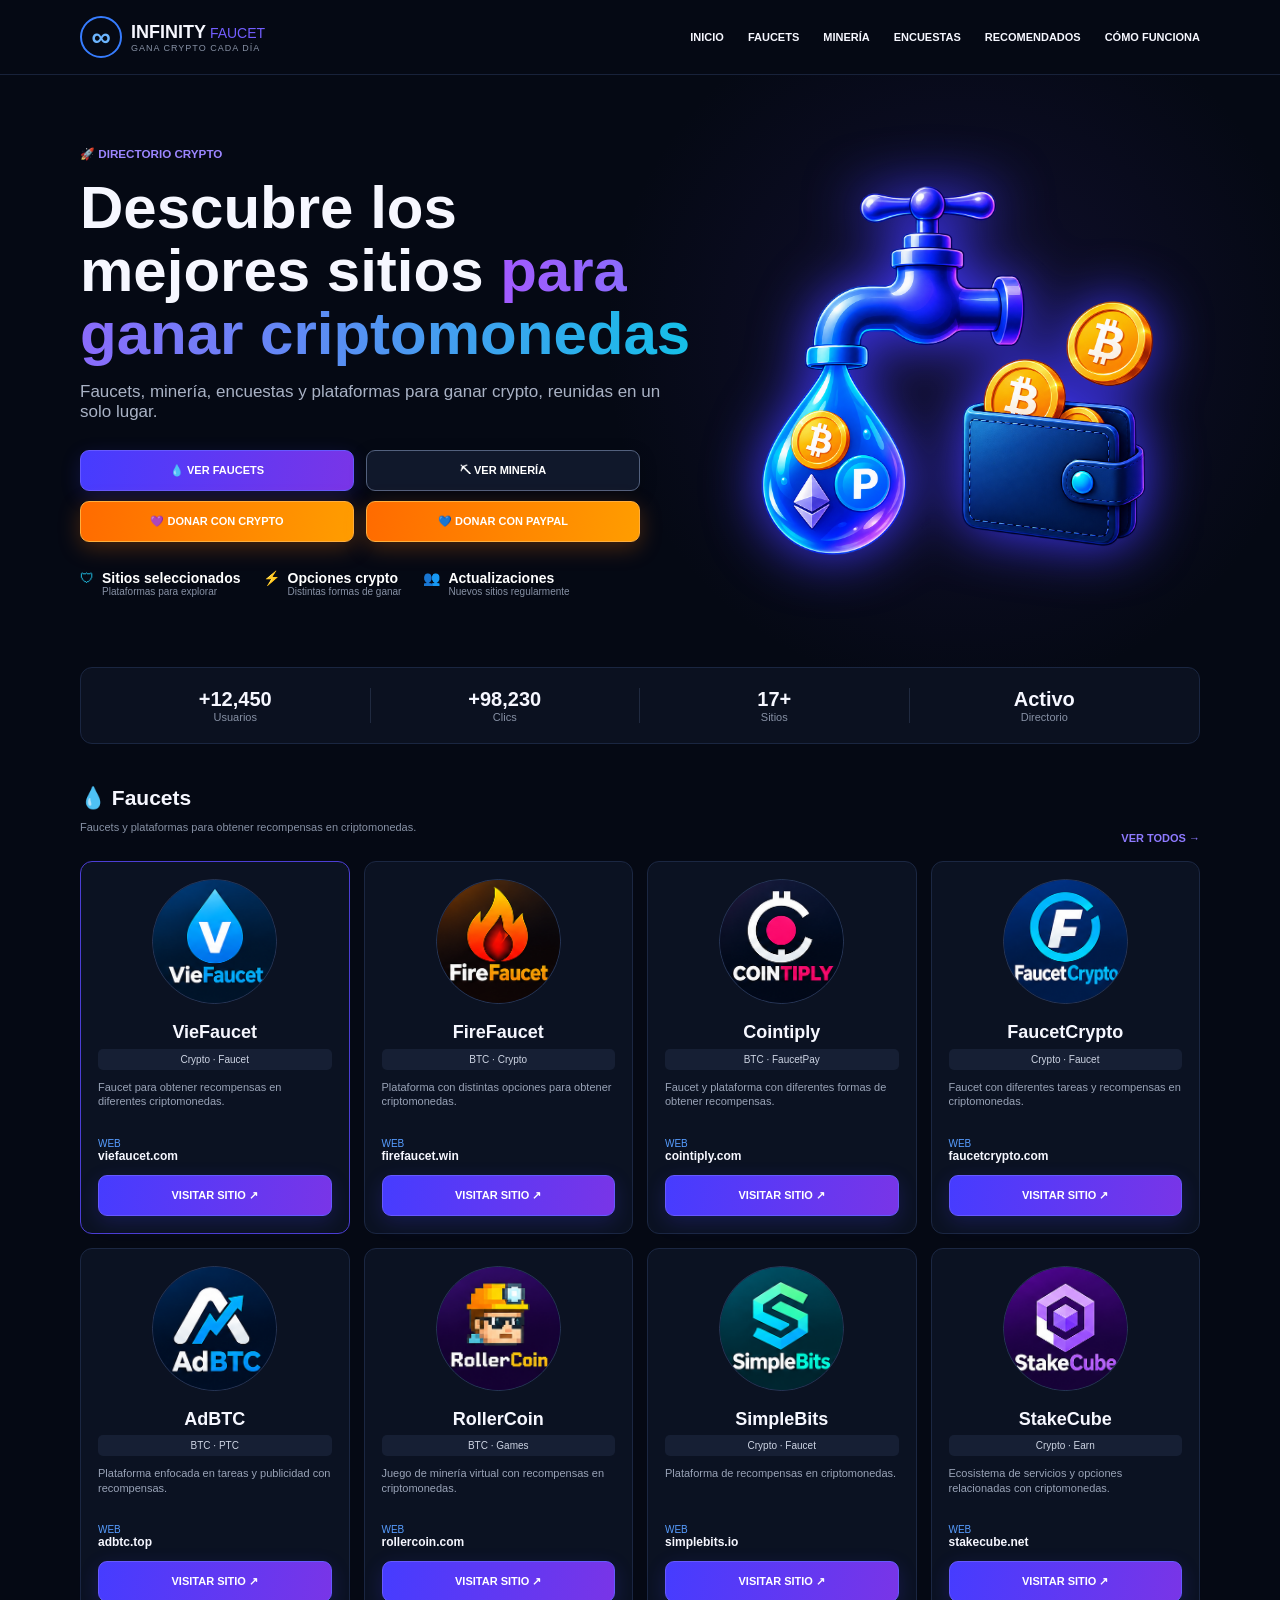
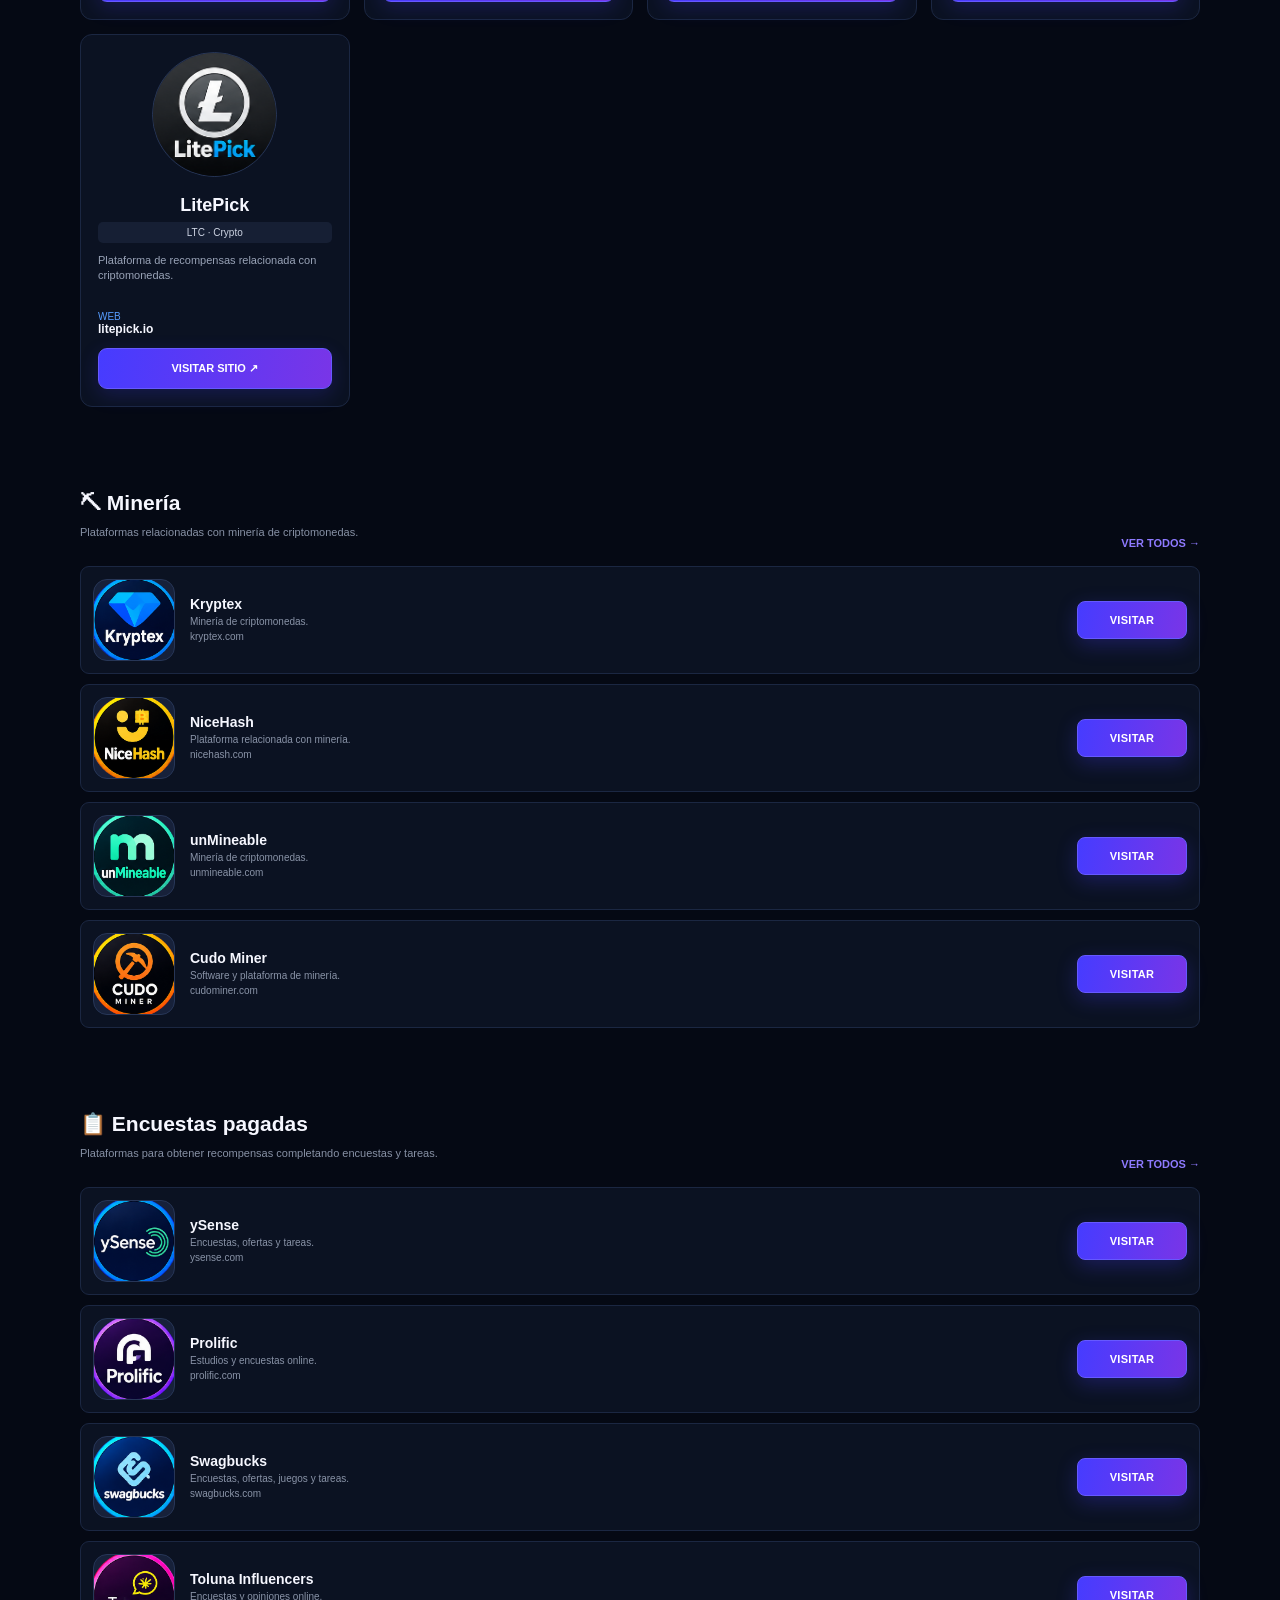
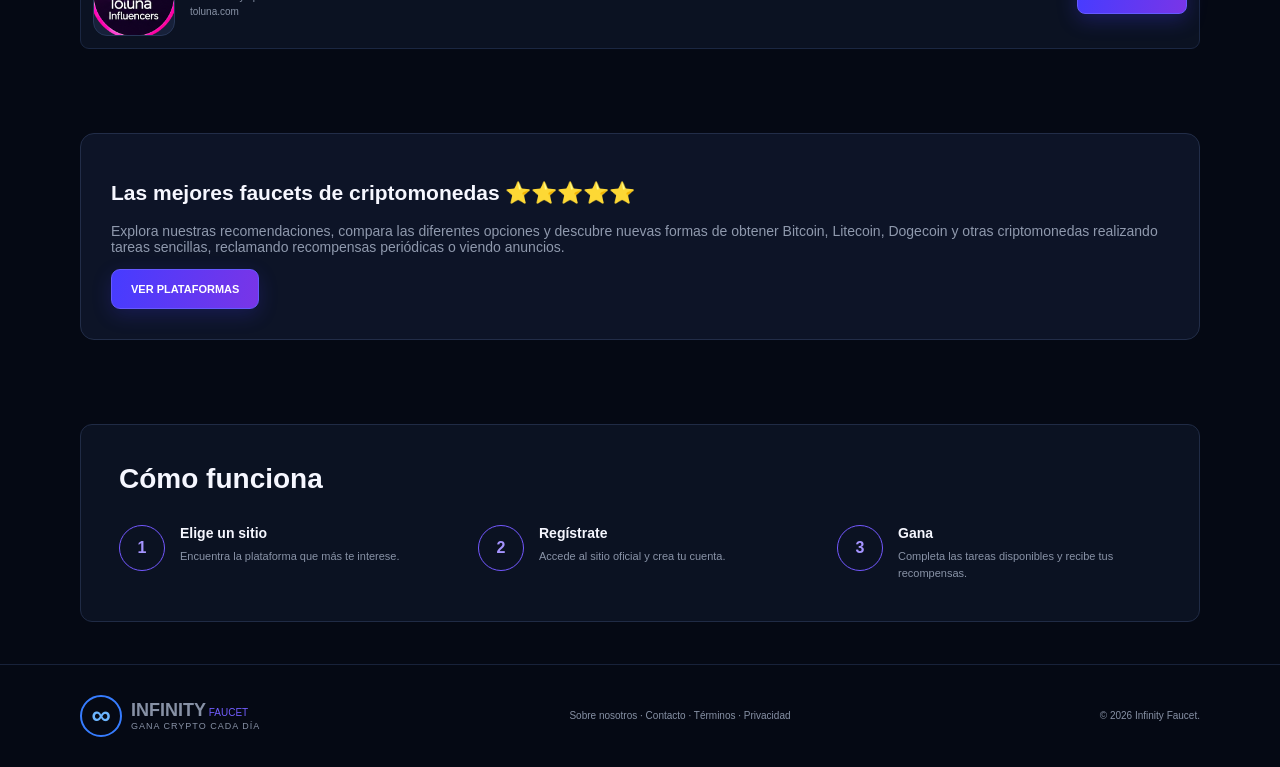
<file: index.html>
<!doctype html>
<html lang="es">

<head>
    <meta charset="utf-8">
    <meta name="viewport" content="width=device-width,initial-scale=1">

    <!-- VERIFICACIÓN GOOGLE -->
    <meta name="google-site-verification" content="adQU8fNEWRJ7YxVSY1G0HPv-V5ukhllJrMnWhWsC0ss">

    <meta name="description"
        content="Infinity Faucet - Faucets, minería y encuestas pagadas para ganar criptomonedas">

    <title>Infinity Faucet | Gana Crypto Cada Día</title>

    <link rel="stylesheet" href="style.css">
</head>

<body>

<!-- =========================
     HEADER
========================= -->

<header>

    <div class="wrap nav">

        <a class="brand" href="#inicio">

            <b>∞</b>

            <span>
                <strong>INFINITY</strong> <i>FAUCET</i>
                <small>GANA CRYPTO CADA DÍA</small>
            </span>

        </a>

        <nav id="nav">

            <a href="#inicio">INICIO</a>
            <a href="#faucets">FAUCETS</a>
            <a href="#mineria">MINERÍA</a>
            <a href="#encuestas">ENCUESTAS</a>
            <a href="#recomendados">RECOMENDADOS</a>
            <a href="#como-funciona">CÓMO FUNCIONA</a>

        </nav>

        <button class="menu" onclick="menu()">☰</button>

    </div>

</header>


<main>

<!-- =========================
     HERO
========================= -->

<section id="inicio" class="hero">

    <div class="wrap hero-grid">

        <div>

            <small class="eyebrow">
                🚀 DIRECTORIO CRYPTO
            </small>

            <h1>
                Descubre los mejores sitios
                <span>
                    para ganar criptomonedas
                </span>
            </h1>

            <p>
                Faucets, minería, encuestas y plataformas para ganar crypto,
                reunidas en un solo lugar.
            </p>

            <!-- =========================
                 BOTONES HERO
            ========================= -->

            <div class="actions">

                <div class="main-buttons">

                    <a class="btn primary" href="#faucets">
                        💧 VER FAUCETS
                    </a>

                    <a class="btn secondary" href="#mineria">
                        ⛏ VER MINERÍA
                    </a>

                </div>

                <!-- BOTONES DE DONACIÓN -->

                <div class="support-buttons">

                    <a class="btn donate" href="donar.html">
                        💜 DONAR CON CRYPTO
                    </a>

                    <a
                        class="btn paypal"
                        href="https://paypal.me/BenjaminEstevez655?locale.x=es_XC&country.x=AR"
                        target="_blank"
                        rel="noopener noreferrer"
                    >
                        💙 DONAR CON PAYPAL
                    </a>

                </div>

            </div>


            <div class="trust">

                <div>

                    🛡

                    <span>

                        <b>Sitios seleccionados</b>

                        <small>
                            Plataformas para explorar
                        </small>

                    </span>

                </div>


                <div>

                    ⚡

                    <span>

                        <b>Opciones crypto</b>

                        <small>
                            Distintas formas de ganar
                        </small>

                    </span>

                </div>


                <div>

                    👥

                    <span>

                        <b>Actualizaciones</b>

                        <small>
                            Nuevos sitios regularmente
                        </small>

                    </span>

                </div>

            </div>

        </div>


        <!-- =========================
             IMAGEN HERO
        ========================= -->

        <div class="art">

            <img
                src="images/infinity-hero.png"
                alt="Infinity Faucet - Grifo de criptomonedas"
            >

        </div>

    </div>

</section>


<!-- =========================
     ESTADÍSTICAS
========================= -->

<section class="wrap stats">

    <div>
        <b>+12,450</b>
        <small>Usuarios</small>
    </div>

    <div>
        <b>+98,230</b>
        <small>Clics</small>
    </div>

    <div>
        <b>17+</b>
        <small>Sitios</small>
    </div>

    <div>
        <b>Activo</b>
        <small>Directorio</small>
    </div>

</section>


<!-- =========================
     FAUCETS
========================= -->

<section id="faucets" class="wrap section">

    <div class="title">

        <div>

            <h2>
                💧 Faucets
            </h2>

            <p>
                Faucets y plataformas para obtener recompensas en criptomonedas.
            </p>

        </div>

        <a href="#faucets">
            VER TODOS →
        </a>

    </div>


    <div class="cards">


        <!-- =========================
             VIEFAUCET
        ========================= -->

        <article class="card featured">

            <div class="circle">

                <img
                    src="images/viefaucet.png"
                    alt="VieFaucet"
                >

            </div>

            <h3>
                VieFaucet
            </h3>

            <div class="chips">
                Crypto · Faucet
            </div>

            <p>
                Faucet para obtener recompensas en diferentes criptomonedas.
            </p>

            <small>
                WEB
            </small>

            <b>
                viefaucet.com
            </b>

            <a
                class="btn primary"
                href="https://viefaucet.com?r=66b415ef5985d10a716dff2b"
                target="_blank"
                rel="nofollow sponsored noopener"
            >
                VISITAR SITIO ↗
            </a>

        </article>


        <!-- =========================
             FIREFAUCET
        ========================= -->

        <article class="card">

            <div class="circle">

                <img
                    src="images/firefaucet.png"
                    alt="FireFaucet"
                >

            </div>

            <h3>
                FireFaucet
            </h3>

            <div class="chips">
                BTC · Crypto
            </div>

            <p>
                Plataforma con distintas opciones para obtener criptomonedas.
            </p>

            <small>
                WEB
            </small>

            <b>
                firefaucet.win
            </b>

            <a
                class="btn primary"
                href="https://firefaucet.win/ref/1538207"
                target="_blank"
                rel="nofollow sponsored noopener"
            >
                VISITAR SITIO ↗
            </a>

        </article>


        <!-- =========================
             COINTIPLY
        ========================= -->

        <article class="card">

            <div class="circle">

                <img
                    src="images/cointiply.png"
                    alt="Cointiply"
                >

            </div>

            <h3>
                Cointiply
            </h3>

            <div class="chips">
                BTC · FaucetPay
            </div>

            <p>
                Faucet y plataforma con diferentes formas de obtener recompensas.
            </p>

            <small>
                WEB
            </small>

            <b>
                cointiply.com
            </b>

            <a
                class="btn primary"
                href="https://cointiply.mobi/v23gNn"
                target="_blank"
                rel="nofollow sponsored noopener"
            >
                VISITAR SITIO ↗
            </a>

        </article>


        <!-- =========================
             FAUCETCRYPTO
        ========================= -->

        <article class="card">

            <div class="circle">

                <img
                    src="images/faucetcrypto.png"
                    alt="FaucetCrypto"
                >

            </div>

            <h3>
                FaucetCrypto
            </h3>

            <div class="chips">
                Crypto · Faucet
            </div>

            <p>
                Faucet con diferentes tareas y recompensas en criptomonedas.
            </p>

            <small>
                WEB
            </small>

            <b>
                faucetcrypto.com
            </b>

            <a
                class="btn primary"
                href="https://faucetcrypto.com/r/4147128"
                target="_blank"
                rel="nofollow sponsored noopener"
            >
                VISITAR SITIO ↗
            </a>

        </article>


        <!-- =========================
             ADBTC
        ========================= -->

        <article class="card">

            <div class="circle">

                <img
                    src="images/adbtc.png"
                    alt="AdBTC"
                >

            </div>

            <h3>
                AdBTC
            </h3>

            <div class="chips">
                BTC · PTC
            </div>

            <p>
                Plataforma enfocada en tareas y publicidad con recompensas.
            </p>

            <small>
                WEB
            </small>

            <b>
                adbtc.top
            </b>

            <a
                class="btn primary"
                href="https://r.adbtc.top/3670381"
                target="_blank"
                rel="nofollow sponsored noopener"
            >
                VISITAR SITIO ↗
            </a>

        </article>


        <!-- =========================
             ROLLERCOIN
        ========================= -->

        <article class="card">

            <div class="circle">

                <img
                    src="images/rollercoin.png"
                    alt="RollerCoin"
                >

            </div>

            <h3>
                RollerCoin
            </h3>

            <div class="chips">
                BTC · Games
            </div>

            <p>
                Juego de minería virtual con recompensas en criptomonedas.
            </p>

            <small>
                WEB
            </small>

            <b>
                rollercoin.com
            </b>

            <a
                class="btn primary"
                href="https://rollercoin.com/?r=m0ffl770"
                target="_blank"
                rel="nofollow sponsored noopener"
            >
                VISITAR SITIO ↗
            </a>

        </article>


        <!-- =========================
             SIMPLEBITS
        ========================= -->

        <article class="card">

            <div class="circle">

                <img
                    src="images/simplebits.png"
                    alt="SimpleBits"
                >

            </div>

            <h3>
                SimpleBits
            </h3>

            <div class="chips">
                Crypto · Faucet
            </div>

            <p>
                Plataforma de recompensas en criptomonedas.
            </p>

            <small>
                WEB
            </small>

            <b>
                simplebits.io
            </b>

            <a
                class="btn primary"
                href="https://simplebits.io/ref/pqBNWf1RHUSggNSVbfSZE"
                target="_blank"
                rel="nofollow sponsored noopener"
            >
                VISITAR SITIO ↗
            </a>

        </article>


        <!-- =========================
             STAKECUBE
        ========================= -->

        <article class="card">

            <div class="circle">

                <img
                    src="images/stakecube.png"
                    alt="StakeCube"
                >

            </div>

            <h3>
                StakeCube
            </h3>

            <div class="chips">
                Crypto · Earn
            </div>

            <p>
                Ecosistema de servicios y opciones relacionadas con criptomonedas.
            </p>

            <small>
                WEB
            </small>

            <b>
                stakecube.net
            </b>

            <a
                class="btn primary"
                href="https://stakecube.net/"
                target="_blank"
                rel="nofollow sponsored noopener"
            >
                VISITAR SITIO ↗
            </a>

        </article>


        <!-- =========================
             LITEPICK
        ========================= -->

        <article class="card">

            <div class="circle">

                <img
                    src="images/litepick.png"
                    alt="LitePick"
                >

            </div>

            <h3>
                LitePick
            </h3>

            <div class="chips">
                LTC · Crypto
            </div>

            <p>
                Plataforma de recompensas relacionada con criptomonedas.
            </p>

            <small>
                WEB
            </small>

            <b>
                litepick.io
            </b>

            <a
                class="btn primary"
                href="https://litepick.io/?ref=be2822"
                target="_blank"
                rel="nofollow sponsored noopener"
            >
                VISITAR SITIO ↗
            </a>

        </article>

    </div>

</section>


<!-- =========================
     MINERÍA
========================= -->

<section id="mineria" class="wrap section">

    <div class="title">

        <div>

            <h2>
                ⛏ Minería
            </h2>

            <p>
                Plataformas relacionadas con minería de criptomonedas.
            </p>

        </div>

        <a href="#mineria">
            VER TODOS →
        </a>

    </div>


    <div class="list">


        <!-- KRYPTEX -->

        <article>

            <b>

                <img
                    src="images/kryptex.png"
                    alt="Kryptex"
                >

            </b>

            <span>

                <strong>
                    Kryptex
                </strong>

                <small>
                    Minería de criptomonedas.
                    <br>
                    kryptex.com
                </small>

            </span>

            <a
                href="https://www.kryptex.com/?ref=af6f935f"
                target="_blank"
                rel="nofollow sponsored noopener"
            >
                VISITAR
            </a>

        </article>


        <!-- NICEHASH -->

        <article>

            <b>

                <img
                    src="images/nicehash.png"
                    alt="NiceHash"
                >

            </b>

            <span>

                <strong>
                    NiceHash
                </strong>

                <small>
                    Plataforma relacionada con minería.
                    <br>
                    nicehash.com
                </small>

            </span>

            <a
                href="https://www.nicehash.com/"
                target="_blank"
                rel="nofollow sponsored noopener"
            >
                VISITAR
            </a>

        </article>


        <!-- UNMINEABLE -->

        <article>

            <b>

                <img
                    src="images/unmineable.png"
                    alt="unMineable"
                >

            </b>

            <span>

                <strong>
                    unMineable
                </strong>

                <small>
                    Minería de criptomonedas.
                    <br>
                    unmineable.com
                </small>

            </span>

            <a
                href="https://unmineable.com/?ref=U-UP5ADS"
                target="_blank"
                rel="nofollow sponsored noopener"
            >
                VISITAR
            </a>

        </article>


        <!-- CUDO MINER -->

        <article>

            <b>

                <img
                    src="images/cudominer.png"
                    alt="Cudo Miner"
                >

            </b>

            <span>

                <strong>
                    Cudo Miner
                </strong>

                <small>
                    Software y plataforma de minería.
                    <br>
                    cudominer.com
                </small>

            </span>

            <a
                href="https://www.cudominer.com/?a=6g-kEI0UM"
                target="_blank"
                rel="nofollow sponsored noopener"
            >
                VISITAR
            </a>

        </article>

    </div>

</section>


<!-- =========================
     ENCUESTAS
========================= -->

<section id="encuestas" class="wrap section">

    <div class="title">

        <div>

            <h2>
                📋 Encuestas pagadas
            </h2>

            <p>
                Plataformas para obtener recompensas completando encuestas y tareas.
            </p>

        </div>

        <a href="#encuestas">
            VER TODOS →
        </a>

    </div>


    <div class="list">


        <!-- YSENSE -->

        <article>

            <b>

                <img
                    src="images/ysense.png"
                    alt="ySense"
                >

            </b>

            <span>

                <strong>
                    ySense
                </strong>

                <small>
                    Encuestas, ofertas y tareas.
                    <br>
                    ysense.com
                </small>

            </span>

            <a
                href="https://www.ysense.com/"
                target="_blank"
                rel="nofollow sponsored noopener"
            >
                VISITAR
            </a>

        </article>


        <!-- PROLIFIC -->

        <article>

            <b>

                <img
                    src="images/prolific.png"
                    alt="Prolific"
                >

            </b>

            <span>

                <strong>
                    Prolific
                </strong>

                <small>
                    Estudios y encuestas online.
                    <br>
                    prolific.com
                </small>

            </span>

            <a
                href="https://www.prolific.com/"
                target="_blank"
                rel="nofollow sponsored noopener"
            >
                VISITAR
            </a>

        </article>


        <!-- SWAGBUCKS -->

        <article>

            <b>

                <img
                    src="images/swagbucks.png"
                    alt="Swagbucks"
                >

            </b>

            <span>

                <strong>
                    Swagbucks
                </strong>

                <small>
                    Encuestas, ofertas, juegos y tareas.
                    <br>
                    swagbucks.com
                </small>

            </span>

            <a
                href="https://www.swagbucks.com/"
                target="_blank"
                rel="nofollow sponsored noopener"
            >
                VISITAR
            </a>

        </article>


        <!-- TOLUNA -->

        <article>

            <b>

                <img
                    src="images/toluna.png"
                    alt="Toluna Influencers"
                >

            </b>

            <span>

                <strong>
                    Toluna Influencers
                </strong>

                <small>
                    Encuestas y opiniones online.
                    <br>
                    toluna.com
                </small>

            </span>

            <a
                href="https://www.toluna.com/"
                target="_blank"
                rel="nofollow sponsored noopener"
            >
                VISITAR
            </a>

        </article>

    </div>

</section>


<!-- =========================
     RECOMENDADOS
========================= -->

<section id="recomendados" class="wrap section">

    <div class="recommend">

        <h2>
            Las mejores faucets de criptomonedas ⭐⭐⭐⭐⭐
        </h2>

        <p>
            Explora nuestras recomendaciones, compara las diferentes opciones
            y descubre nuevas formas de obtener Bitcoin, Litecoin, Dogecoin
            y otras criptomonedas realizando tareas sencillas, reclamando
            recompensas periódicas o viendo anuncios.
        </p>

        <a
            class="btn primary"
            href="#faucets"
        >
            VER PLATAFORMAS
        </a>

    </div>

</section>


<!-- =========================
     COMO FUNCIONA
========================= -->

<section id="como-funciona" class="wrap section">

    <div class="how">

        <div>

            <h2>
                Cómo funciona
            </h2>

            <div class="steps">

                <div>

                    <b>1</b>

                    <span>

                        <strong>
                            Elige un sitio
                        </strong>

                        <small>
                            Encuentra la plataforma que más te interese.
                        </small>

                    </span>

                </div>


                <div>

                    <b>2</b>

                    <span>

                        <strong>
                            Regístrate
                        </strong>

                        <small>
                            Accede al sitio oficial y crea tu cuenta.
                        </small>

                    </span>

                </div>


                <div>

                    <b>3</b>

                    <span>

                        <strong>
                            Gana
                        </strong>

                        <small>
                            Completa las tareas disponibles y recibe tus recompensas.
                        </small>

                    </span>

                </div>

            </div>

        </div>

    </div>

</section>


</main>


<!-- =========================
     FOOTER
========================= -->

<footer>

    <div class="wrap footer">

        <a class="brand" href="index.html">

            <b>∞</b>

            <span>

                <strong>INFINITY</strong> <i>FAUCET</i>

                <small>
                    GANA CRYPTO CADA DÍA
                </small>

            </span>

        </a>


        <div>

            <a href="sobre-nosotros.html">
                Sobre nosotros
            </a>

            ·

            <a href="contacto.html">
                Contacto
            </a>

            ·

            <a href="terminos.html">
                Términos
            </a>

            ·

            <a href="privacidad.html">
                Privacidad
            </a>

        </div>


        <p>
            © <span id="year"></span> Infinity Faucet.
        </p>

    </div>

</footer>


<script src="script.js"></script>

</body>

</html>
</file>
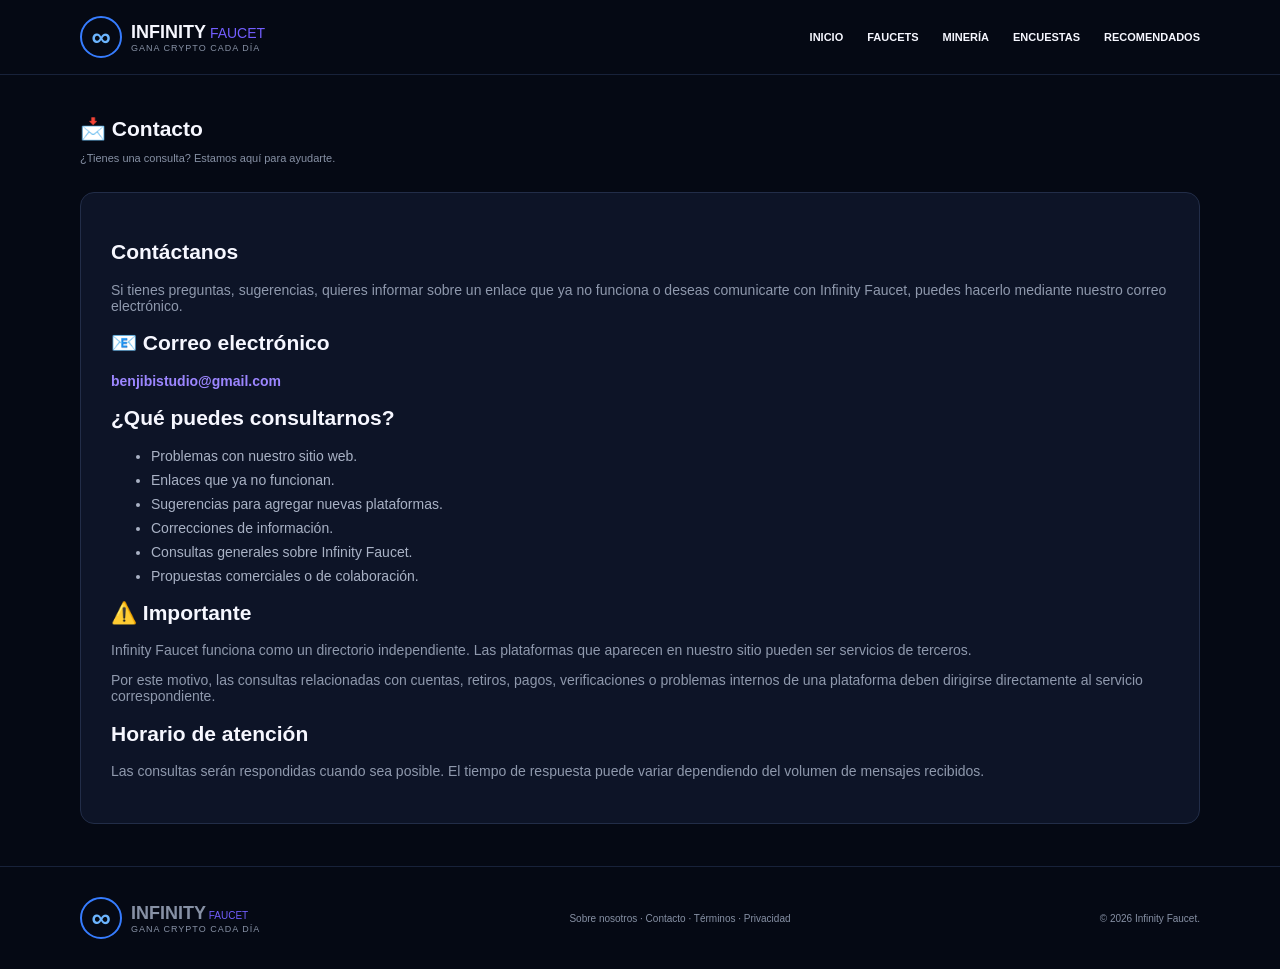
<file: contacto.html>
<!doctype html>
<html lang="es">

<head>
<meta charset="utf-8">
<meta name="viewport" content="width=device-width,initial-scale=1">

<meta name="description" content="Página de contacto de Infinity Faucet.">

<title>Contacto | Infinity Faucet</title>

<link rel="stylesheet" href="style.css">
</head>

<body>

<header>

<div class="wrap nav">

<a class="brand" href="index.html">

<b>∞</b>

<span>
<strong>INFINITY</strong> <i>FAUCET</i>
<small>GANA CRYPTO CADA DÍA</small>
</span>

</a>

<nav id="nav">

<a href="index.html">INICIO</a>
<a href="index.html#faucets">FAUCETS</a>
<a href="index.html#mineria">MINERÍA</a>
<a href="index.html#encuestas">ENCUESTAS</a>
<a href="index.html#recomendados">RECOMENDADOS</a>

</nav>

<button class="menu" onclick="menu()">☰</button>

</div>

</header>


<main>

<section class="section">

<div class="wrap">

<div class="title">

<div>

<h2>📩 Contacto</h2>

<p>
¿Tienes una consulta? Estamos aquí para ayudarte.
</p>

</div>

</div>


<div class="recommend">

<h2>Contáctanos</h2>

<p>
Si tienes preguntas, sugerencias, quieres informar sobre un enlace
que ya no funciona o deseas comunicarte con Infinity Faucet,
puedes hacerlo mediante nuestro correo electrónico.
</p>


<h2>📧 Correo electrónico</h2>

<p>

<a
href="benjibitstudio@gmail.com"
style="color:#9c86ff;font-weight:bold;"
>
benjibistudio@gmail.com
</a>

</p>


<h2>¿Qué puedes consultarnos?</h2>

<ul>

<li>Problemas con nuestro sitio web.</li>

<li>Enlaces que ya no funcionan.</li>

<li>Sugerencias para agregar nuevas plataformas.</li>

<li>Correcciones de información.</li>

<li>Consultas generales sobre Infinity Faucet.</li>

<li>Propuestas comerciales o de colaboración.</li>

</ul>


<h2>⚠️ Importante</h2>

<p>
Infinity Faucet funciona como un directorio independiente.
Las plataformas que aparecen en nuestro sitio pueden ser servicios
de terceros.
</p>

<p>
Por este motivo, las consultas relacionadas con cuentas, retiros,
pagos, verificaciones o problemas internos de una plataforma deben
dirigirse directamente al servicio correspondiente.
</p>


<h2>Horario de atención</h2>

<p>
Las consultas serán respondidas cuando sea posible. El tiempo de
respuesta puede variar dependiendo del volumen de mensajes recibidos.
</p>

</div>

</div>

</section>

</main>


<footer>

<div class="wrap footer">

<a class="brand" href="index.html">

<b>∞</b>

<span>
<strong>INFINITY</strong> <i>FAUCET</i>
<small>GANA CRYPTO CADA DÍA</small>
</span>

</a>

<div>

<a href="sobre-nosotros.html">Sobre nosotros</a> ·
<a href="contacto.html">Contacto</a> ·
<a href="terminos.html">Términos</a> ·
<a href="privacidad.html">Privacidad</a>

</div>

<p>
© <span id="year"></span> Infinity Faucet.
</p>

</div>

</footer>


<script src="script.js"></script>

<script>
document.getElementById("year").textContent = new Date().getFullYear();
</script>

</body>

</html>
</file>
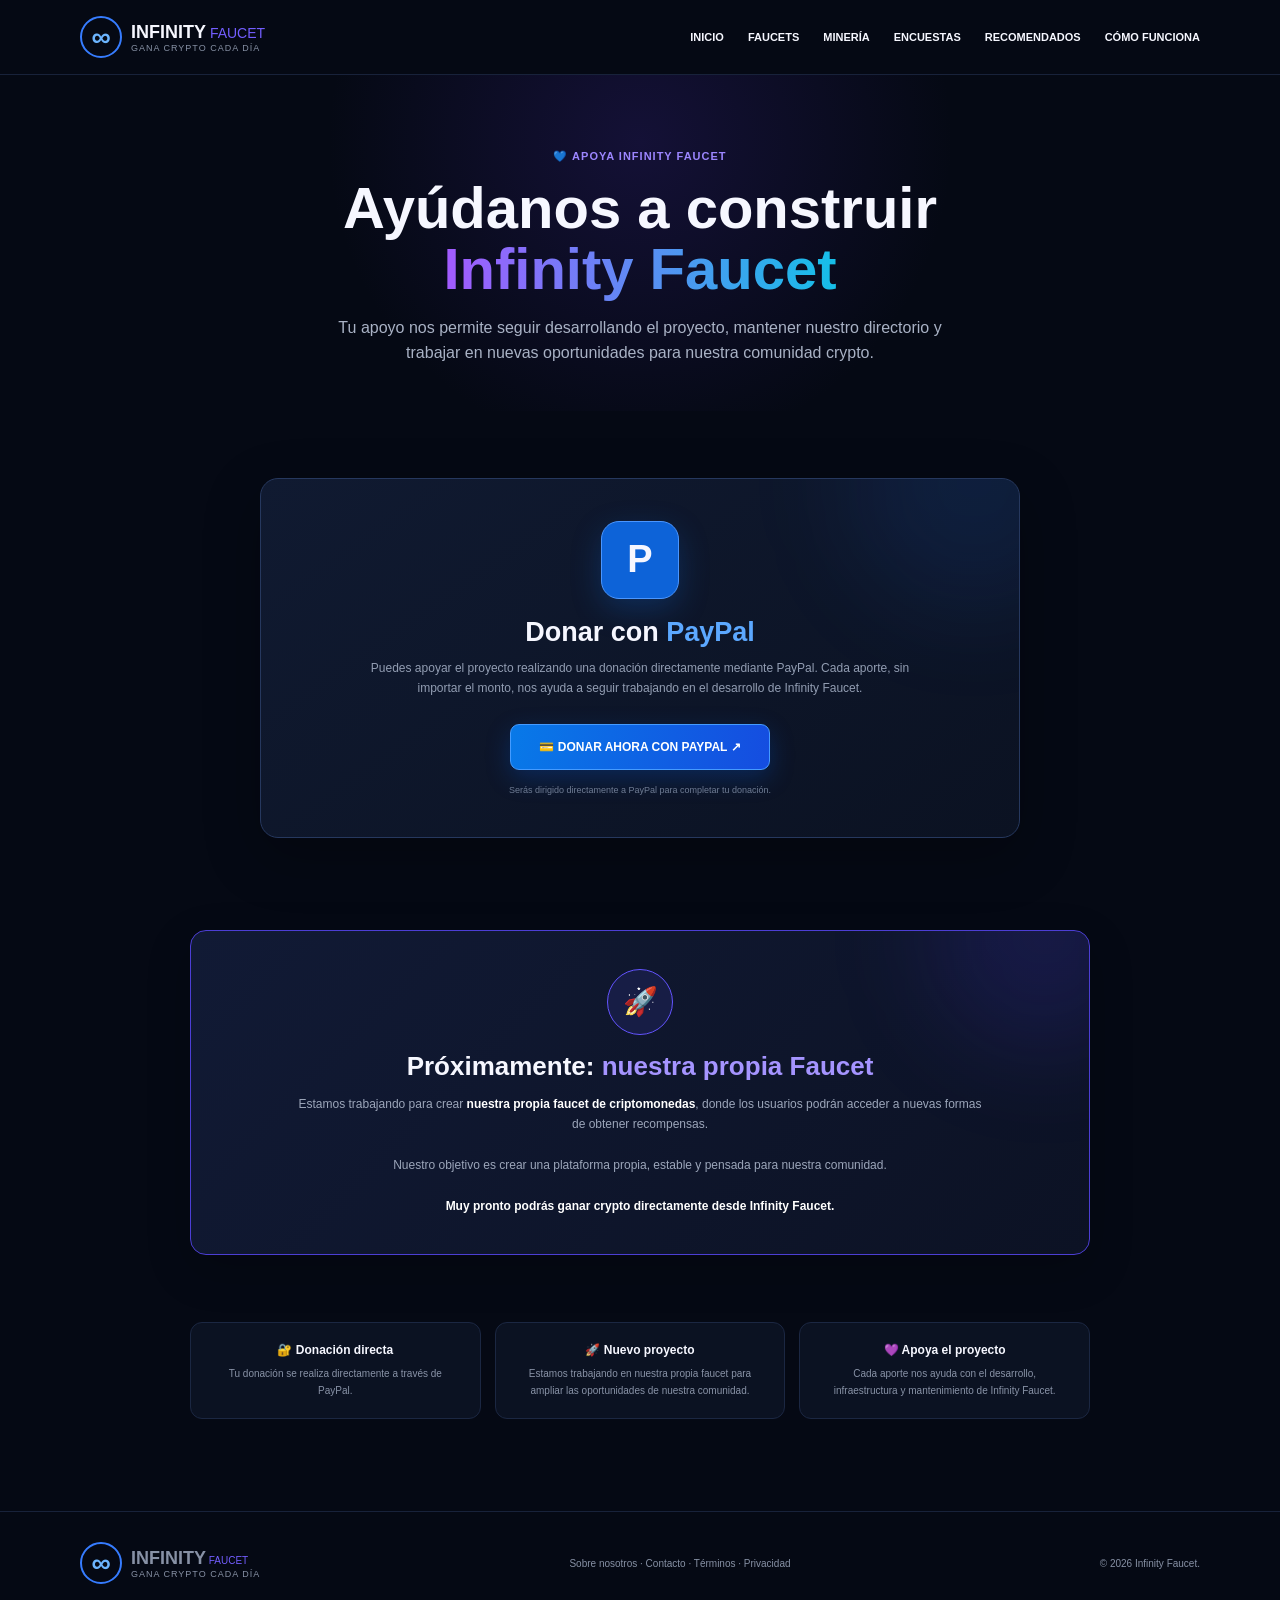
<file: donar-paypal.html>
<!doctype html>
<html lang="es">

<head>

<meta charset="utf-8">

<meta name="viewport" content="width=device-width,initial-scale=1">

<meta name="description"
content="Apoya Infinity Faucet mediante PayPal y ayúdanos a desarrollar nuestra propia faucet de criptomonedas.">

<title>Donar con PayPal | Infinity Faucet</title>

<link rel="stylesheet" href="style.css">

<style>

/* =========================
   PÁGINA DONAR PAYPAL
========================= */

.donate-hero{
    padding:75px 0 45px;

    text-align:center;

    background:
    radial-gradient(
        circle at 50% 20%,
        #32207b55,
        transparent 45%
    );
}

.donate-hero .eyebrow{
    color:#9c86ff;

    font-weight:bold;

    font-size:11px;

    letter-spacing:1px;
}

.donate-hero h1{
    font-size:clamp(38px,5vw,58px);

    margin:15px 0;

    line-height:1.05;
}

.donate-hero h1 span{
    background:linear-gradient(
        90deg,
        #a35aff,
        #15bfe8
    );

    background-clip:text;

    -webkit-background-clip:text;

    color:transparent;
}

.donate-hero p{
    max-width:650px;

    margin:0 auto;

    color:#a9b2c5;

    font-size:16px;

    line-height:1.6;
}


/* =========================
   BLOQUE PAYPAL
========================= */

.paypal-box{

    max-width:760px;

    margin:25px auto;

    padding:42px 35px;

    text-align:center;

    background:
    linear-gradient(
        145deg,
        #101a31,
        #0b1222
    );

    border:1px solid #26385e;

    border-radius:18px;

    box-shadow:
    0 18px 55px #00000044;

    position:relative;

    overflow:hidden;
}

.paypal-box:before{

    content:"";

    position:absolute;

    width:250px;
    height:250px;

    border-radius:50%;

    background:#2879ff18;

    filter:blur(50px);

    top:-120px;

    right:-80px;
}

.paypal-icon{

    width:78px;
    height:78px;

    margin:0 auto 18px;

    border-radius:18px;

    display:grid;

    place-items:center;

    background:#0d63d8;

    border:1px solid #4a96ff;

    box-shadow:
    0 10px 30px #1468d544;

    font-size:38px;

    font-weight:bold;

    position:relative;
}

.paypal-box h2{

    margin:0 0 10px;

    font-size:27px;

    position:relative;
}

.paypal-box h2 span{

    color:#5ca8ff;
}

.paypal-box>p{

    max-width:560px;

    margin:0 auto 25px;

    color:#929db2;

    font-size:12px;

    line-height:1.7;

    position:relative;
}


/* =========================
   BOTÓN PAYPAL
========================= */

.paypal-btn{

    display:inline-flex;

    align-items:center;

    justify-content:center;

    gap:10px;

    padding:15px 28px;

    border-radius:9px;

    background:
    linear-gradient(
        100deg,
        #0879e8,
        #154de0
    );

    color:#fff;

    font-size:12px;

    font-weight:bold;

    border:1px solid #459bff;

    box-shadow:
    0 8px 25px #075de044;

    transition:

    transform .2s ease,

    box-shadow .2s ease,

    filter .2s ease;

    position:relative;
}

.paypal-btn:hover{

    transform:translateY(-3px);

    filter:brightness(1.1);

    box-shadow:
    0 12px 32px #075de066;
}

.paypal-note{

    margin-top:15px;

    color:#6f7c94;

    font-size:9px;

    position:relative;
}


/* =========================
   PRÓXIMAMENTE
========================= */

.future{

    max-width:900px;

    margin:25px auto;

    padding:38px 35px;

    text-align:center;

    background:
    linear-gradient(
        135deg,
        #111a35,
        #0c1224
    );

    border:1px solid #4c3ed4;

    border-radius:16px;

    position:relative;

    overflow:hidden;

    box-shadow:
    0 15px 45px #00000033;
}

.future:before{

    content:"";

    position:absolute;

    width:230px;
    height:230px;

    border-radius:50%;

    background:#533cff22;

    filter:blur(50px);

    top:-110px;

    right:-70px;
}

.future-icon{

    width:66px;
    height:66px;

    margin:0 auto 16px;

    border-radius:50%;

    display:grid;

    place-items:center;

    background:#171d45;

    border:1px solid #6354ff;

    font-size:28px;

    position:relative;
}

.future h2{

    margin:0 0 12px;

    font-size:26px;

    position:relative;
}

.future h2 span{

    color:#a594ff;
}

.future p{

    max-width:690px;

    margin:0 auto;

    color:#9ca6ba;

    font-size:12px;

    line-height:1.7;

    position:relative;
}

.future strong{

    color:#fff;
}


/* =========================
   INFORMACIÓN
========================= */

.donation-info{

    max-width:900px;

    margin:0 auto 50px;

    display:grid;

    grid-template-columns:repeat(3,1fr);

    gap:14px;
}

.info-card{

    padding:20px;

    background:#0b1222;

    border:1px solid #1b2742;

    border-radius:12px;

    text-align:center;
}

.info-card b{

    display:block;

    font-size:12px;

    margin-bottom:7px;
}

.info-card small{

    color:#8993a7;

    font-size:10px;

    line-height:1.5;
}


/* =========================
   RESPONSIVE
========================= */

@media(max-width:800px){

    .donation-info{

        grid-template-columns:1fr;
    }

    .paypal-box{

        padding:32px 22px;
    }

    .future{

        padding:30px 20px;
    }

}

@media(max-width:500px){

    .donate-hero{

        padding:50px 0 30px;
    }

    .donate-hero h1{

        font-size:38px;
    }

    .donate-hero p{

        font-size:14px;
    }

    .paypal-box{

        padding:28px 17px;
    }

    .paypal-btn{

        width:100%;
    }

}

</style>

</head>


<body>


<!-- =========================
     HEADER
========================= -->

<header>

<div class="wrap nav">

<a class="brand" href="index.html">

<b>∞</b>

<span>

<strong>INFINITY</strong>
<i>FAUCET</i>

<small>GANA CRYPTO CADA DÍA</small>

</span>

</a>


<nav id="nav">

<a href="index.html#inicio">INICIO</a>

<a href="index.html#faucets">FAUCETS</a>

<a href="index.html#mineria">MINERÍA</a>

<a href="index.html#encuestas">ENCUESTAS</a>

<a href="index.html#recomendados">RECOMENDADOS</a>

<a href="index.html#como-funciona">CÓMO FUNCIONA</a>

</nav>


<button class="menu" onclick="menu()">☰</button>

</div>

</header>



<main>


<!-- =========================
     HERO
========================= -->

<section class="donate-hero">

<div class="wrap">

<div class="eyebrow">
💙 APOYA INFINITY FAUCET
</div>

<h1>

Ayúdanos a construir

<br>

<span>Infinity Faucet</span>

</h1>

<p>

Tu apoyo nos permite seguir desarrollando el proyecto,
mantener nuestro directorio y trabajar en nuevas
oportunidades para nuestra comunidad crypto.

</p>

</div>

</section>



<!-- =========================
     PAYPAL
========================= -->

<section class="wrap section">

<div class="paypal-box">


<div class="paypal-icon">
P
</div>


<h2>

Donar con <span>PayPal</span>

</h2>


<p>

Puedes apoyar el proyecto realizando una donación
directamente mediante PayPal.

Cada aporte, sin importar el monto, nos ayuda a seguir
trabajando en el desarrollo de Infinity Faucet.

</p>


<a
class="paypal-btn"
href="https://paypal.me/BenjaminEstevez655?locale.x=es_XC&country.x=AR"
target="_blank"
rel="noopener noreferrer"
>

💳 DONAR AHORA CON PAYPAL ↗

</a>


<div class="paypal-note">

Serás dirigido directamente a PayPal para completar tu donación.

</div>


</div>

</section>



<!-- =========================
     PRÓXIMAMENTE
========================= -->

<section class="wrap">

<div class="future">


<div class="future-icon">
🚀
</div>


<h2>

Próximamente:

<span>nuestra propia Faucet</span>

</h2>


<p>

Estamos trabajando para crear
<strong>nuestra propia faucet de criptomonedas</strong>,
donde los usuarios podrán acceder a nuevas formas
de obtener recompensas.

<br><br>

Nuestro objetivo es crear una plataforma propia,
estable y pensada para nuestra comunidad.

<br><br>

<strong>
Muy pronto podrás ganar crypto directamente
desde Infinity Faucet.
</strong>

</p>


</div>

</section>



<!-- =========================
     INFORMACIÓN
========================= -->

<section class="wrap section">

<div class="donation-info">


<div class="info-card">

<b>🔐 Donación directa</b>

<small>

Tu donación se realiza directamente a través
de PayPal.

</small>

</div>


<div class="info-card">

<b>🚀 Nuevo proyecto</b>

<small>

Estamos trabajando en nuestra propia faucet
para ampliar las oportunidades de nuestra comunidad.

</small>

</div>


<div class="info-card">

<b>💜 Apoya el proyecto</b>

<small>

Cada aporte nos ayuda con el desarrollo,
infraestructura y mantenimiento de Infinity Faucet.

</small>

</div>


</div>

</section>


</main>



<!-- =========================
     FOOTER
========================= -->

<footer>

<div class="wrap footer">


<a class="brand" href="index.html">

<b>∞</b>

<span>

<strong>INFINITY</strong>
<i>FAUCET</i>

<small>
GANA CRYPTO CADA DÍA
</small>

</span>

</a>


<div>

<a href="sobre-nosotros.html">
Sobre nosotros
</a>

·

<a href="contacto.html">
Contacto
</a>

·

<a href="terminos.html">
Términos
</a>

·

<a href="privacidad.html">
Privacidad
</a>

</div>


<p>

© <span id="year"></span> Infinity Faucet.

</p>


</div>

</footer>



<script>

document.getElementById("year").textContent =
new Date().getFullYear();

</script>


<script src="script.js"></script>

</body>

</html>
</file>
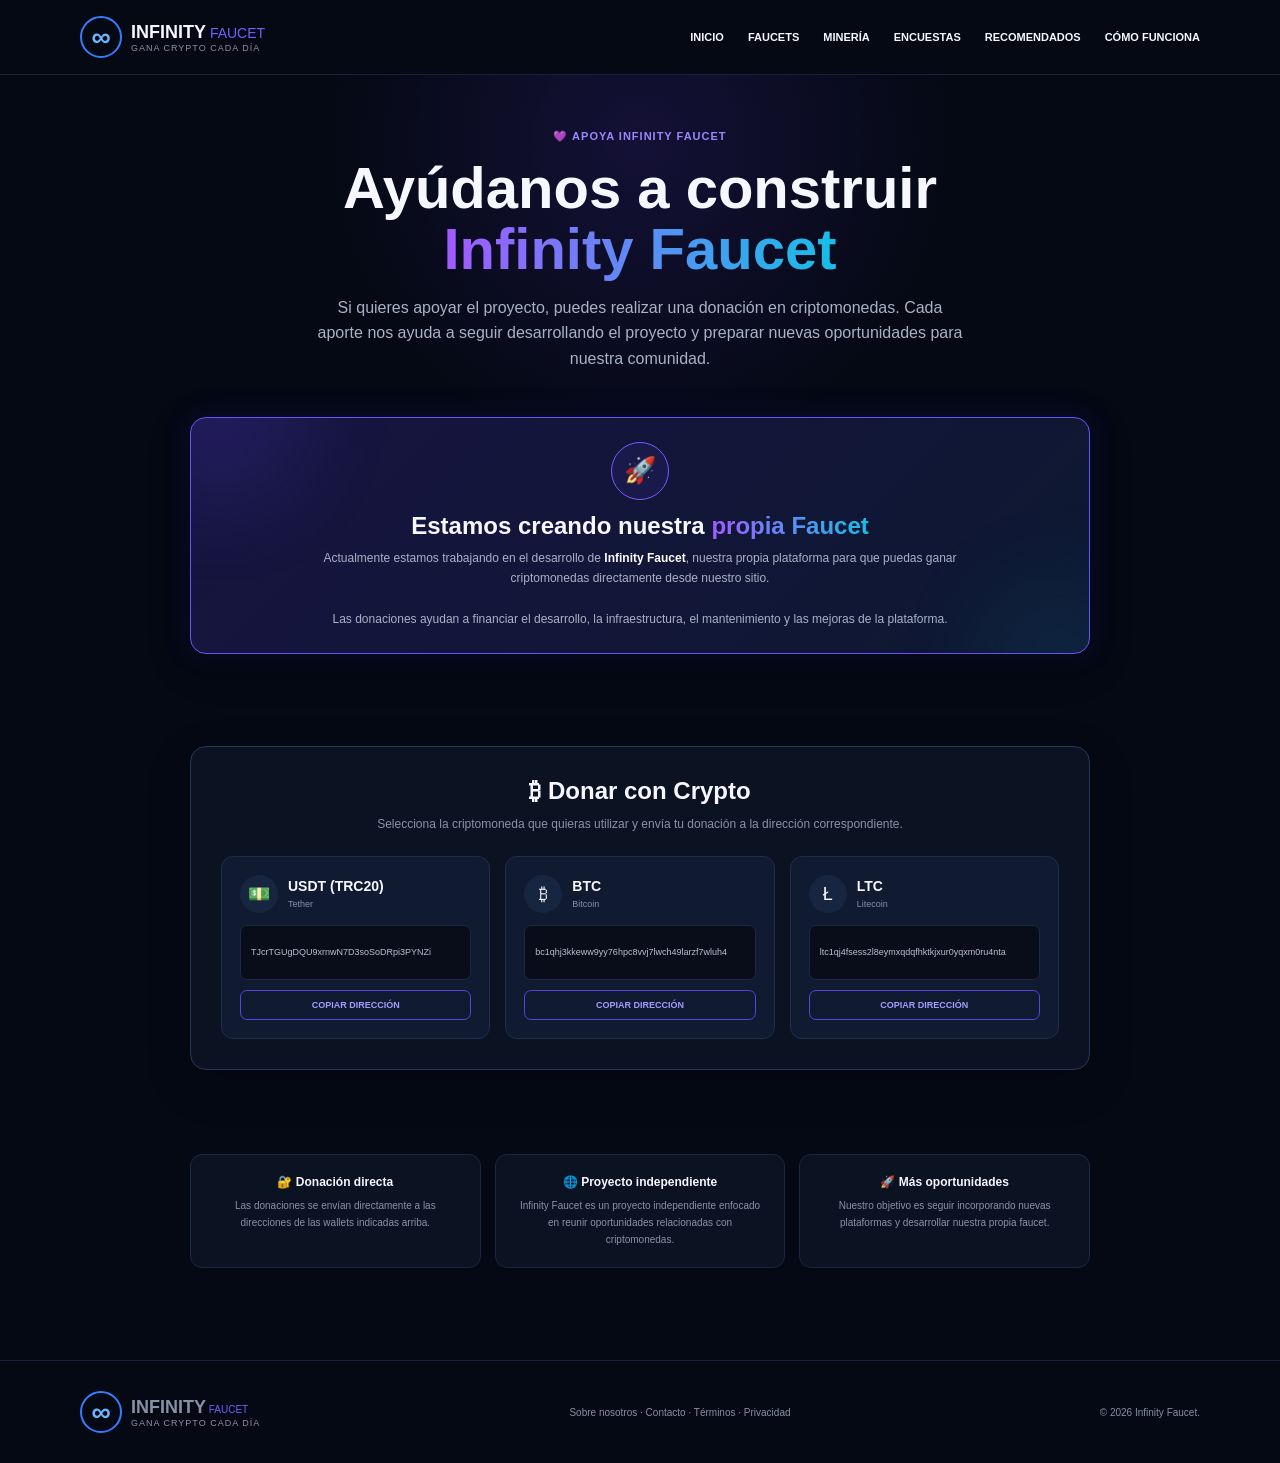
<file: donar.html>
<!doctype html>
<html lang="es">

<head>

<meta charset="utf-8">

<meta name="viewport" content="width=device-width,initial-scale=1">

<meta name="description"
content="Apoya Infinity Faucet mediante donaciones en criptomonedas y ayuda a desarrollar nuestra propia faucet.">

<title>Donar | Infinity Faucet</title>

<link rel="stylesheet" href="style.css">

<style>

/* =========================
   DONAR
========================= */

.donate-hero{
    padding:55px 0 35px;

    text-align:center;

    background:
    radial-gradient(
        circle at 50% 20%,
        #32207b55,
        transparent 45%
    );
}

.donate-hero .eyebrow{
    color:#9c86ff;
    font-weight:bold;
    font-size:11px;
    letter-spacing:1px;
}

.donate-hero h1{
    font-size:clamp(38px,5vw,58px);
    margin:15px 0;
    line-height:1.05;
}

.donate-hero h1 span{
    background:linear-gradient(
        90deg,
        #a35aff,
        #15bfe8
    );

    background-clip:text;
    -webkit-background-clip:text;

    color:transparent;
}

.donate-hero p{
    max-width:650px;
    margin:0 auto;

    color:#a9b2c5;

    font-size:16px;
    line-height:1.6;
}


/* =========================
   AVISO PROYECTO
========================= */

.project-notice{
    max-width:900px;

    margin:10px auto 25px;

    padding:24px 28px;

    text-align:center;

    background:
    linear-gradient(
        135deg,
        #171441,
        #0d1830
    );

    border:1px solid #6655ff;

    border-radius:16px;

    position:relative;

    overflow:hidden;

    box-shadow:
    0 10px 40px #00000044,
    0 0 30px #4d3cff22;
}

.project-notice:before{
    content:"";

    position:absolute;

    width:180px;
    height:180px;

    border-radius:50%;

    background:#664cff22;

    filter:blur(40px);

    top:-90px;
    left:-60px;
}

.project-notice:after{
    content:"";

    position:absolute;

    width:180px;
    height:180px;

    border-radius:50%;

    background:#15bfe811;

    filter:blur(40px);

    bottom:-100px;
    right:-60px;
}

.notice-icon{
    width:58px;
    height:58px;

    margin:0 auto 12px;

    border-radius:50%;

    display:grid;

    place-items:center;

    background:#19194a;

    border:1px solid #735eff;

    font-size:26px;

    position:relative;

    z-index:1;
}

.project-notice h2{
    margin:0 0 8px;

    font-size:24px;

    position:relative;

    z-index:1;
}

.project-notice h2 span{
    background:linear-gradient(
        90deg,
        #a35aff,
        #15bfe8
    );

    background-clip:text;
    -webkit-background-clip:text;

    color:transparent;
}

.project-notice p{
    max-width:700px;

    margin:0 auto;

    color:#a9b2c5;

    font-size:12px;

    line-height:1.7;

    position:relative;

    z-index:1;
}

.project-notice strong{
    color:#fff;
}


/* =========================
   DONACIONES CRYPTO
========================= */

.crypto-box{
    max-width:900px;

    margin:25px auto 0;

    padding:30px;

    background:#0b1222;

    border:1px solid #29375a;

    border-radius:16px;

    box-shadow:
    0 15px 45px #00000033;
}

.crypto-box h2{
    text-align:center;

    margin:0 0 8px;

    font-size:24px;
}

.crypto-box>p{
    text-align:center;

    color:#8993a7;

    font-size:12px;

    margin-bottom:25px;
}


/* =========================
   WALLETS
========================= */

.wallets{
    display:grid;

    grid-template-columns:repeat(3,1fr);

    gap:15px;
}

.wallet{
    background:#101a30;

    border:1px solid #202e4c;

    border-radius:12px;

    padding:18px;

    transition:
    transform .2s ease,
    border-color .2s ease,
    box-shadow .2s ease;
}

.wallet:hover{
    transform:translateY(-3px);

    border-color:#5346db;

    box-shadow:
    0 10px 30px #00000033;
}

.wallet-top{
    display:flex;

    align-items:center;

    gap:10px;

    margin-bottom:12px;
}

.wallet-icon{
    width:38px;
    height:38px;

    border-radius:50%;

    display:grid;

    place-items:center;

    background:#182541;

    font-size:18px;

    flex-shrink:0;
}

.wallet strong{
    font-size:14px;

    display:block;
}

.wallet small{
    color:#8791a5;

    font-size:9px;
}

.wallet-address{
    background:#080d19;

    border:1px solid #1c2942;

    border-radius:7px;

    padding:10px;

    color:#b7c0d2;

    font-size:9px;

    line-height:1.5;

    word-break:break-all;

    min-height:55px;

    display:flex;

    align-items:center;
}

.copy-btn{
    width:100%;

    margin-top:10px;

    padding:9px;

    border:1px solid #5346db;

    background:transparent;

    color:#a59bff;

    border-radius:7px;

    font-size:9px;

    font-weight:bold;

    cursor:pointer;

    transition:
    background .2s ease,
    color .2s ease;
}

.copy-btn:hover{
    background:#5346db;

    color:#fff;
}


/* =========================
   PRÓXIMAMENTE
========================= */

.future{
    max-width:900px;

    margin:25px auto;

    padding:35px;

    text-align:center;

    background:
    linear-gradient(
        135deg,
        #111a35,
        #0c1224
    );

    border:1px solid #4c3ed4;

    border-radius:16px;

    position:relative;

    overflow:hidden;

    box-shadow:
    0 15px 45px #00000033;
}

.future:before{
    content:"";

    position:absolute;

    width:220px;
    height:220px;

    border-radius:50%;

    background:#533cff22;

    filter:blur(45px);

    top:-100px;
    right:-60px;
}

.future-icon{
    width:64px;
    height:64px;

    margin:0 auto 15px;

    border-radius:50%;

    display:grid;

    place-items:center;

    background:#171d45;

    border:1px solid #6354ff;

    font-size:28px;

    position:relative;
}

.future h2{
    margin:0 0 10px;

    font-size:25px;

    position:relative;
}

.future h2 span{
    color:#a594ff;
}

.future p{
    max-width:680px;

    margin:0 auto;

    color:#9ca6ba;

    font-size:12px;

    line-height:1.7;

    position:relative;
}

.future strong{
    color:#fff;
}


/* =========================
   INFO
========================= */

.donation-info{
    max-width:900px;

    margin:0 auto 50px;

    display:grid;

    grid-template-columns:repeat(3,1fr);

    gap:14px;
}

.info-card{
    padding:20px;

    background:#0b1222;

    border:1px solid #1b2742;

    border-radius:12px;

    text-align:center;
}

.info-card b{
    display:block;

    font-size:12px;

    margin-bottom:7px;
}

.info-card small{
    color:#8993a7;

    font-size:10px;

    line-height:1.5;
}


/* =========================
   RESPONSIVE
========================= */

@media(max-width:800px){

    .wallets{
        grid-template-columns:1fr;
    }

    .donation-info{
        grid-template-columns:1fr;
    }

    .crypto-box{
        padding:22px;
    }

    .future{
        padding:28px 20px;
    }

    .project-notice{
        padding:22px 18px;
    }

}

@media(max-width:500px){

    .donate-hero{
        padding:45px 0 25px;
    }

    .donate-hero h1{
        font-size:38px;
    }

    .donate-hero p{
        font-size:14px;
    }

    .crypto-box{
        padding:17px;
    }

    .project-notice h2{
        font-size:21px;
    }

}

</style>

</head>


<body>


<!-- =========================
     HEADER
========================= -->

<header>

<div class="wrap nav">

<a class="brand" href="index.html">

<b>∞</b>

<span>

<strong>INFINITY</strong>
<i>FAUCET</i>

<small>GANA CRYPTO CADA DÍA</small>

</span>

</a>


<nav id="nav">

<a href="index.html#inicio">INICIO</a>

<a href="index.html#faucets">FAUCETS</a>

<a href="index.html#mineria">MINERÍA</a>

<a href="index.html#encuestas">ENCUESTAS</a>

<a href="index.html#recomendados">RECOMENDADOS</a>

<a href="index.html#como-funciona">CÓMO FUNCIONA</a>

</nav>


<button class="menu" onclick="menu()">☰</button>

</div>

</header>



<main>


<!-- =========================
     HERO DONACIONES
========================= -->

<section class="donate-hero">

<div class="wrap">

<div class="eyebrow">
💜 APOYA INFINITY FAUCET
</div>

<h1>
Ayúdanos a construir
<br>
<span>Infinity Faucet</span>
</h1>

<p>
Si quieres apoyar el proyecto, puedes realizar una donación
en criptomonedas. Cada aporte nos ayuda a seguir desarrollando
el proyecto y preparar nuevas oportunidades para nuestra comunidad.
</p>

</div>

</section>



<!-- =========================
     AVISO: NUESTRA FAUCET
========================= -->

<section class="wrap">

<div class="project-notice">

<div class="notice-icon">
🚀
</div>

<h2>
Estamos creando nuestra
<span>propia Faucet</span>
</h2>

<p>
Actualmente estamos trabajando en el desarrollo de
<strong>Infinity Faucet</strong>, nuestra propia plataforma
para que puedas ganar criptomonedas directamente desde nuestro sitio.
<br><br>
Las donaciones ayudan a financiar el desarrollo,
la infraestructura, el mantenimiento y las mejoras de la plataforma.
</p>

</div>

</section>



<!-- =========================
     DONAR CON CRYPTO
========================= -->

<section class="wrap section">

<div class="crypto-box">

<h2>
₿ Donar con Crypto
</h2>

<p>
Selecciona la criptomoneda que quieras utilizar y envía tu donación
a la dirección correspondiente.
</p>


<div class="wallets">


<!-- USDT -->

<div class="wallet">

<div class="wallet-top">

<div class="wallet-icon">
💵
</div>

<span>

<strong>USDT (TRC20)</strong>

<small>
Tether
</small>

</span>

</div>

<div class="wallet-address" id="usdt">
TJcrTGUgDQU9xrnwN7D3soSoDRpi3PYNZi
</div>

<button class="copy-btn"
onclick="copyWallet('usdt',this)">
COPIAR DIRECCIÓN
</button>

</div>



<!-- BTC -->

<div class="wallet">

<div class="wallet-top">

<div class="wallet-icon">
₿
</div>

<span>

<strong>BTC</strong>

<small>
Bitcoin
</small>

</span>

</div>

<div class="wallet-address" id="btc">
bc1qhj3kkeww9yy76hpc8vvj7lwch49larzf7wluh4
</div>

<button class="copy-btn"
onclick="copyWallet('btc',this)">
COPIAR DIRECCIÓN
</button>

</div>



<!-- LTC -->

<div class="wallet">

<div class="wallet-top">

<div class="wallet-icon">
Ł
</div>

<span>

<strong>LTC</strong>

<small>
Litecoin
</small>

</span>

</div>

<div class="wallet-address" id="ltc">
ltc1qj4fsess2l8eymxqdqfhktkjxur0yqxm0ru4nta
</div>

<button class="copy-btn"
onclick="copyWallet('ltc',this)">
COPIAR DIRECCIÓN
</button>

</div>


</div>

</div>

</section>

<!-- =========================
     INFORMACIÓN
========================= -->

<section class="wrap section">

<div class="donation-info">


<div class="info-card">

<b>🔐 Donación directa</b>

<small>
Las donaciones se envían directamente a las direcciones
de las wallets indicadas arriba.
</small>

</div>


<div class="info-card">

<b>🌐 Proyecto independiente</b>

<small>
Infinity Faucet es un proyecto independiente enfocado
en reunir oportunidades relacionadas con criptomonedas.
</small>

</div>


<div class="info-card">

<b>🚀 Más oportunidades</b>

<small>
Nuestro objetivo es seguir incorporando nuevas plataformas
y desarrollar nuestra propia faucet.
</small>

</div>


</div>

</section>


</main>



<!-- =========================
     FOOTER
========================= -->

<footer>

<div class="wrap footer">


<a class="brand" href="index.html">

<b>∞</b>

<span>

<strong>INFINITY</strong>
<i>FAUCET</i>

<small>
GANA CRYPTO CADA DÍA
</small>

</span>

</a>


<div>

<a href="sobre-nosotros.html">
Sobre nosotros
</a>

·

<a href="contacto.html">
Contacto
</a>

·

<a href="terminos.html">
Términos
</a>

·

<a href="privacidad.html">
Privacidad
</a>

</div>


<p>
© <span id="year"></span> Infinity Faucet.
</p>


</div>

</footer>



<script>

function copyWallet(id,button){

const address =
document.getElementById(id).innerText.trim();

navigator.clipboard.writeText(address);

const original =
button.innerText;

button.innerText =
"✓ COPIADO";

setTimeout(function(){

button.innerText =
original;

},2000);

}


document.getElementById("year").textContent =
new Date().getFullYear();

</script>


<script src="script.js"></script>

</body>

</html>
</file>
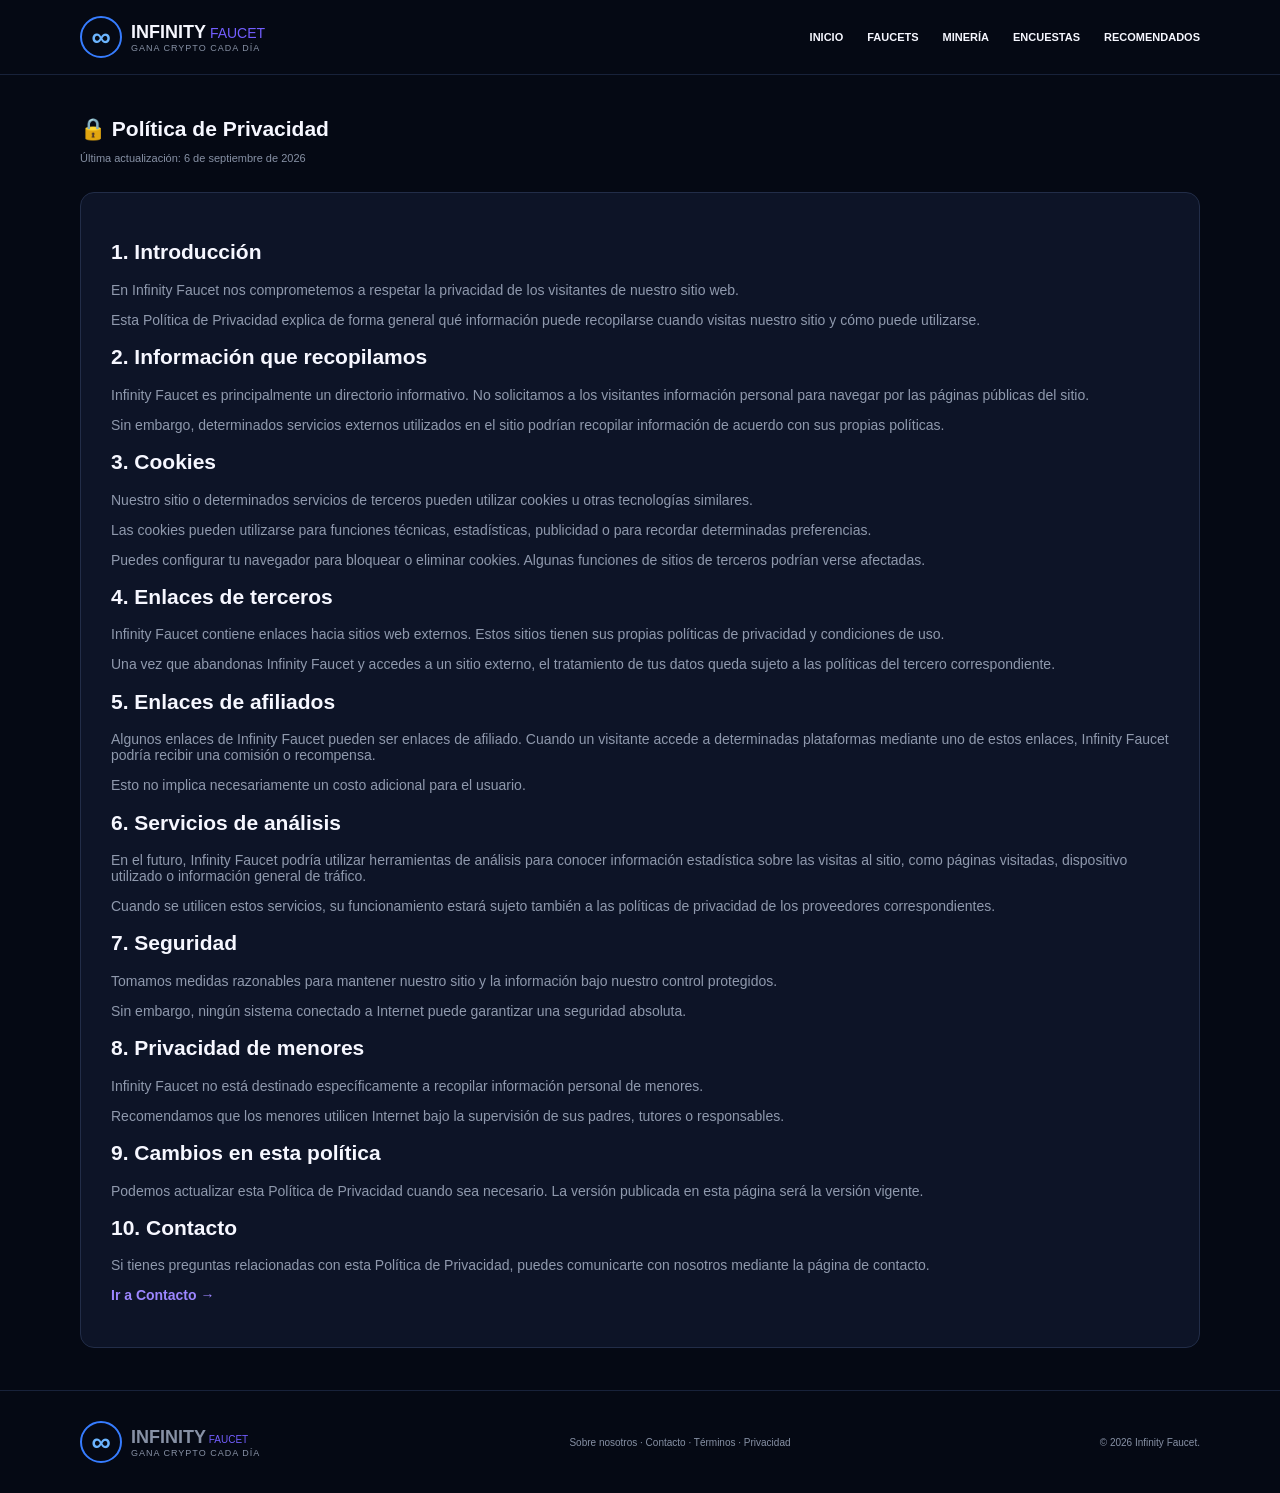
<file: privacidad.html>
<!doctype html>
<html lang="es">

<head>
<meta charset="utf-8">
<meta name="viewport" content="width=device-width,initial-scale=1">

<meta name="description" content="Política de privacidad de Infinity Faucet.">

<title>Política de Privacidad | Infinity Faucet</title>

<link rel="stylesheet" href="style.css">
</head>

<body>

<header>

<div class="wrap nav">

<a class="brand" href="index.html">

<b>∞</b>

<span>
<strong>INFINITY</strong> <i>FAUCET</i>
<small>GANA CRYPTO CADA DÍA</small>
</span>

</a>

<nav id="nav">

<a href="index.html">INICIO</a>
<a href="index.html#faucets">FAUCETS</a>
<a href="index.html#mineria">MINERÍA</a>
<a href="index.html#encuestas">ENCUESTAS</a>
<a href="index.html#recomendados">RECOMENDADOS</a>

</nav>

<button class="menu" onclick="menu()">☰</button>

</div>

</header>


<main>

<section class="section">

<div class="wrap">

<div class="title">

<div>

<h2>🔒 Política de Privacidad</h2>

<p>
Última actualización: 6 de septiembre de 2026
</p>

</div>

</div>


<div class="recommend">

<h2>1. Introducción</h2>

<p>
En Infinity Faucet nos comprometemos a respetar la privacidad de los
visitantes de nuestro sitio web.
</p>

<p>
Esta Política de Privacidad explica de forma general qué información
puede recopilarse cuando visitas nuestro sitio y cómo puede utilizarse.
</p>


<h2>2. Información que recopilamos</h2>

<p>
Infinity Faucet es principalmente un directorio informativo.
No solicitamos a los visitantes información personal para navegar
por las páginas públicas del sitio.
</p>

<p>
Sin embargo, determinados servicios externos utilizados en el sitio
podrían recopilar información de acuerdo con sus propias políticas.
</p>


<h2>3. Cookies</h2>

<p>
Nuestro sitio o determinados servicios de terceros pueden utilizar
cookies u otras tecnologías similares.
</p>

<p>
Las cookies pueden utilizarse para funciones técnicas, estadísticas,
publicidad o para recordar determinadas preferencias.
</p>

<p>
Puedes configurar tu navegador para bloquear o eliminar cookies.
Algunas funciones de sitios de terceros podrían verse afectadas.
</p>


<h2>4. Enlaces de terceros</h2>

<p>
Infinity Faucet contiene enlaces hacia sitios web externos.
Estos sitios tienen sus propias políticas de privacidad y condiciones
de uso.
</p>

<p>
Una vez que abandonas Infinity Faucet y accedes a un sitio externo,
el tratamiento de tus datos queda sujeto a las políticas del tercero
correspondiente.
</p>


<h2>5. Enlaces de afiliados</h2>

<p>
Algunos enlaces de Infinity Faucet pueden ser enlaces de afiliado.
Cuando un visitante accede a determinadas plataformas mediante uno de
estos enlaces, Infinity Faucet podría recibir una comisión o recompensa.
</p>

<p>
Esto no implica necesariamente un costo adicional para el usuario.
</p>


<h2>6. Servicios de análisis</h2>

<p>
En el futuro, Infinity Faucet podría utilizar herramientas de análisis
para conocer información estadística sobre las visitas al sitio, como
páginas visitadas, dispositivo utilizado o información general de tráfico.
</p>

<p>
Cuando se utilicen estos servicios, su funcionamiento estará sujeto
también a las políticas de privacidad de los proveedores correspondientes.
</p>


<h2>7. Seguridad</h2>

<p>
Tomamos medidas razonables para mantener nuestro sitio y la información
bajo nuestro control protegidos.
</p>

<p>
Sin embargo, ningún sistema conectado a Internet puede garantizar una
seguridad absoluta.
</p>


<h2>8. Privacidad de menores</h2>

<p>
Infinity Faucet no está destinado específicamente a recopilar información
personal de menores.
</p>

<p>
Recomendamos que los menores utilicen Internet bajo la supervisión de
sus padres, tutores o responsables.
</p>


<h2>9. Cambios en esta política</h2>

<p>
Podemos actualizar esta Política de Privacidad cuando sea necesario.
La versión publicada en esta página será la versión vigente.
</p>


<h2>10. Contacto</h2>

<p>
Si tienes preguntas relacionadas con esta Política de Privacidad,
puedes comunicarte con nosotros mediante la página de contacto.
</p>

<p>
<a
href="contacto.html"
style="color:#9c86ff;font-weight:bold;"
>
Ir a Contacto →
</a>
</p>

</div>

</div>

</section>

</main>


<footer>

<div class="wrap footer">

<a class="brand" href="index.html">

<b>∞</b>

<span>
<strong>INFINITY</strong> <i>FAUCET</i>
<small>GANA CRYPTO CADA DÍA</small>
</span>

</a>

<div>

<a href="sobre-nosotros.html">Sobre nosotros</a> ·
<a href="contacto.html">Contacto</a> ·
<a href="terminos.html">Términos</a> ·
<a href="privacidad.html">Privacidad</a>

</div>

<p>
© <span id="year"></span> Infinity Faucet.
</p>

</div>

</footer>


<script src="script.js"></script>

<script>
document.getElementById("year").textContent = new Date().getFullYear();
</script>

</body>

</html>
</file>
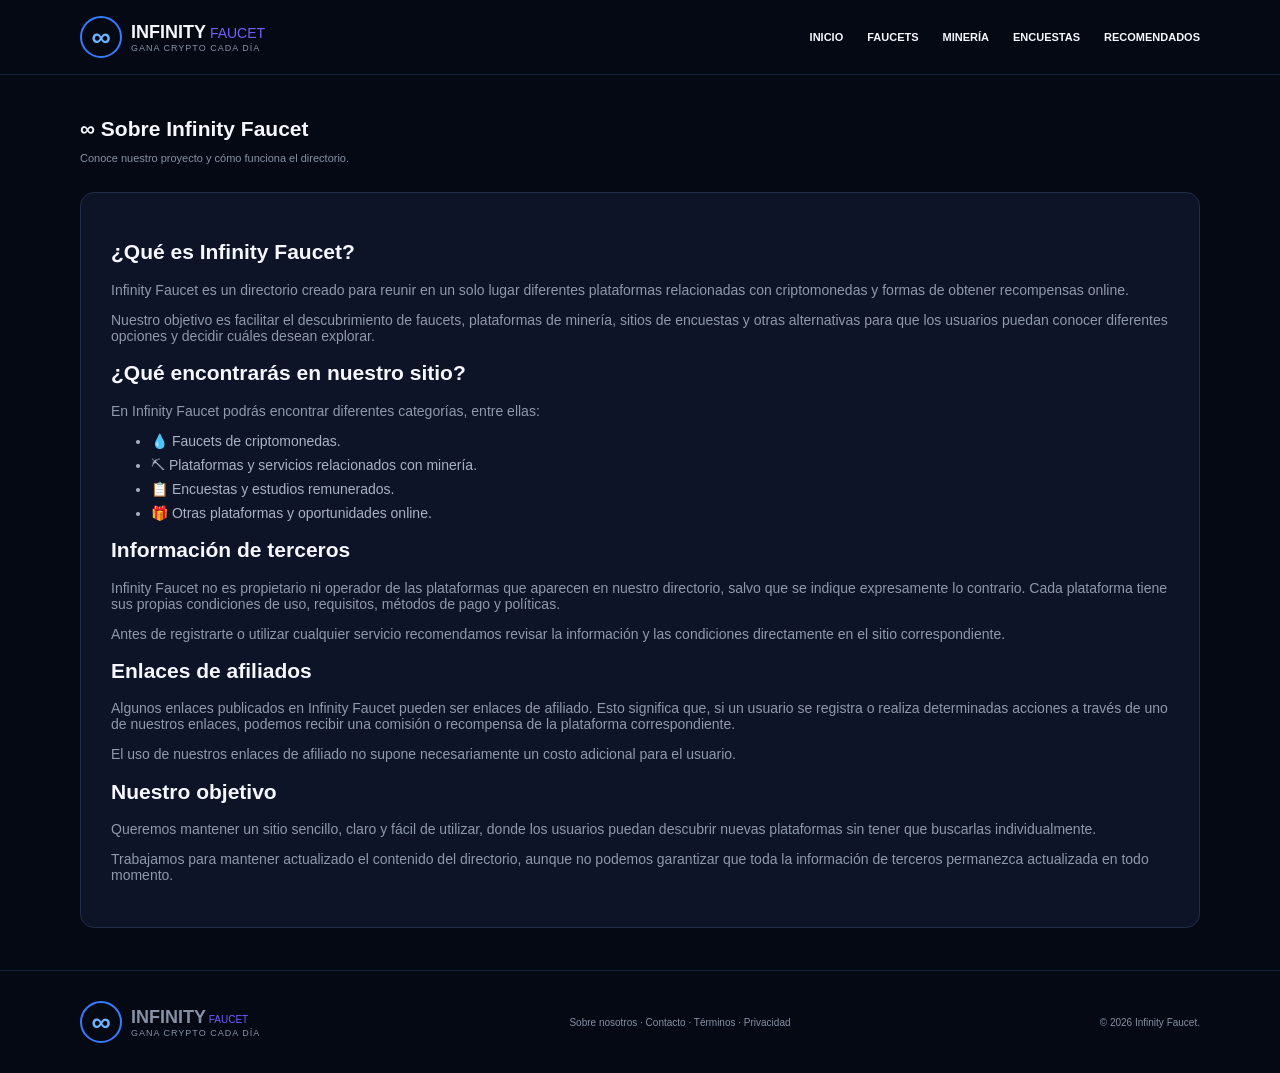
<file: sobre-nosotros.html>
<!doctype html>
<html lang="es">

<head>
<meta charset="utf-8">
<meta name="viewport" content="width=device-width,initial-scale=1">

<meta name="description" content="Conoce Infinity Faucet, un directorio de faucets, minería, encuestas y otras plataformas para ganar criptomonedas.">

<title>Sobre Nosotros | Infinity Faucet</title>

<link rel="stylesheet" href="style.css">
</head>

<body>

<header>

<div class="wrap nav">

<a class="brand" href="index.html">

<b>∞</b>

<span>
<strong>INFINITY</strong> <i>FAUCET</i>
<small>GANA CRYPTO CADA DÍA</small>
</span>

</a>

<nav id="nav">

<a href="index.html">INICIO</a>
<a href="index.html#faucets">FAUCETS</a>
<a href="index.html#mineria">MINERÍA</a>
<a href="index.html#encuestas">ENCUESTAS</a>
<a href="index.html#recomendados">RECOMENDADOS</a>

</nav>

<button class="menu" onclick="menu()">☰</button>

</div>

</header>


<main>

<section class="section">

<div class="wrap">

<div class="title">

<div>

<h2>∞ Sobre Infinity Faucet</h2>

<p>
Conoce nuestro proyecto y cómo funciona el directorio.
</p>

</div>

</div>


<div class="recommend">

<h2>¿Qué es Infinity Faucet?</h2>

<p>
Infinity Faucet es un directorio creado para reunir en un solo lugar
diferentes plataformas relacionadas con criptomonedas y formas de obtener
recompensas online.
</p>

<p>
Nuestro objetivo es facilitar el descubrimiento de faucets, plataformas
de minería, sitios de encuestas y otras alternativas para que los usuarios
puedan conocer diferentes opciones y decidir cuáles desean explorar.
</p>


<h2>¿Qué encontrarás en nuestro sitio?</h2>

<p>
En Infinity Faucet podrás encontrar diferentes categorías, entre ellas:
</p>

<ul>
<li>💧 Faucets de criptomonedas.</li>
<li>⛏ Plataformas y servicios relacionados con minería.</li>
<li>📋 Encuestas y estudios remunerados.</li>
<li>🎁 Otras plataformas y oportunidades online.</li>
</ul>


<h2>Información de terceros</h2>

<p>
Infinity Faucet no es propietario ni operador de las plataformas que
aparecen en nuestro directorio, salvo que se indique expresamente lo contrario.
Cada plataforma tiene sus propias condiciones de uso, requisitos,
métodos de pago y políticas.
</p>

<p>
Antes de registrarte o utilizar cualquier servicio recomendamos revisar
la información y las condiciones directamente en el sitio correspondiente.
</p>


<h2>Enlaces de afiliados</h2>

<p>
Algunos enlaces publicados en Infinity Faucet pueden ser enlaces de
afiliado. Esto significa que, si un usuario se registra o realiza
determinadas acciones a través de uno de nuestros enlaces, podemos recibir
una comisión o recompensa de la plataforma correspondiente.
</p>

<p>
El uso de nuestros enlaces de afiliado no supone necesariamente un costo
adicional para el usuario.
</p>


<h2>Nuestro objetivo</h2>

<p>
Queremos mantener un sitio sencillo, claro y fácil de utilizar, donde
los usuarios puedan descubrir nuevas plataformas sin tener que buscarlas
individualmente.
</p>

<p>
Trabajamos para mantener actualizado el contenido del directorio, aunque
no podemos garantizar que toda la información de terceros permanezca
actualizada en todo momento.
</p>

</div>

</div>

</section>

</main>


<footer>

<div class="wrap footer">

<a class="brand" href="index.html">

<b>∞</b>

<span>
<strong>INFINITY</strong> <i>FAUCET</i>
<small>GANA CRYPTO CADA DÍA</small>
</span>

</a>

<div>

<a href="sobre-nosotros.html">Sobre nosotros</a> ·
<a href="contacto.html">Contacto</a> ·
<a href="terminos.html">Términos</a> ·
<a href="privacidad.html">Privacidad</a>

</div>

<p>
© <span id="year"></span> Infinity Faucet.
</p>

</div>

</footer>


<script src="script.js"></script>

<script>
document.getElementById("year").textContent = new Date().getFullYear();
</script>

</body>

</html>
</file>
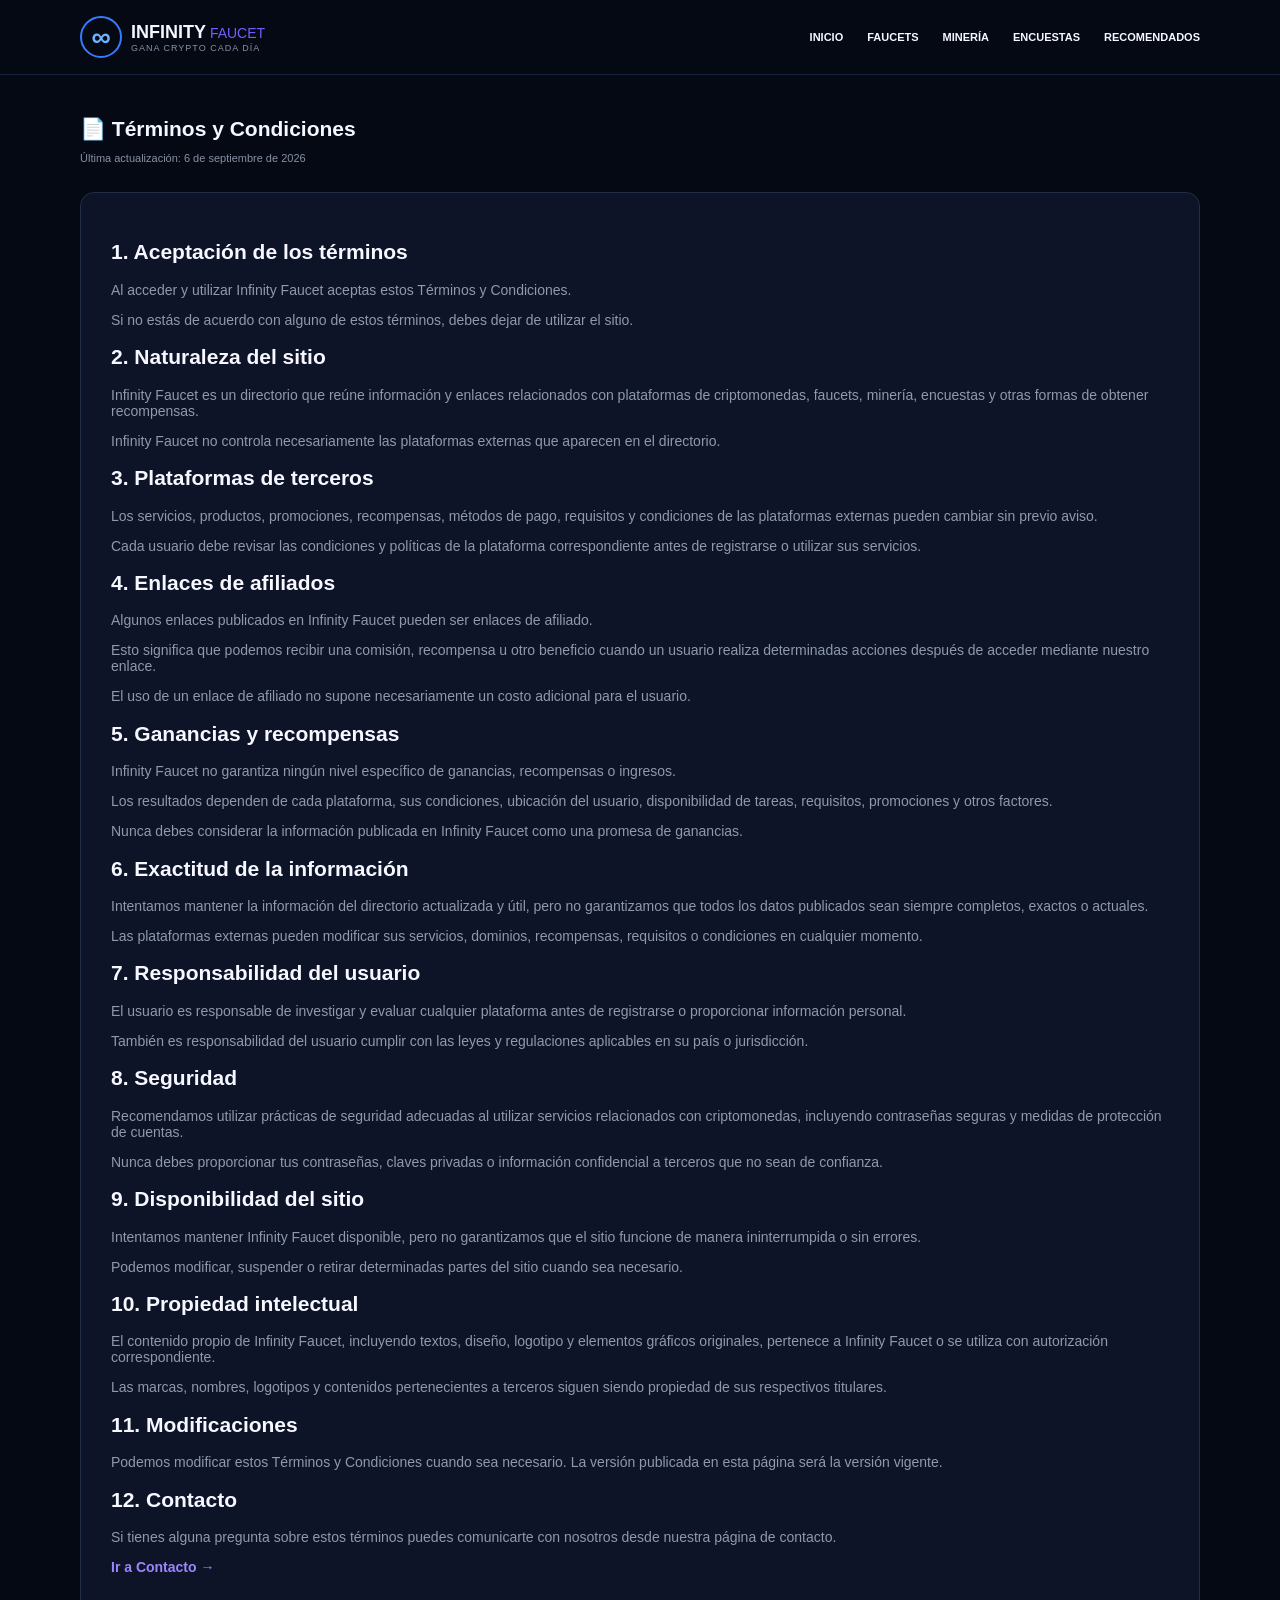
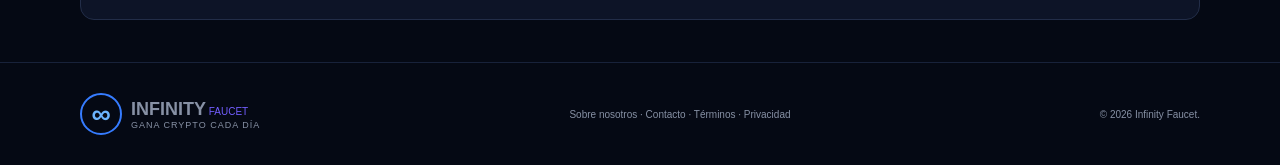
<file: terminos.html>
<!doctype html>
<html lang="es">

<head>
<meta charset="utf-8">
<meta name="viewport" content="width=device-width,initial-scale=1">

<meta name="description" content="Términos y condiciones de uso de Infinity Faucet.">

<title>Términos y Condiciones | Infinity Faucet</title>

<link rel="stylesheet" href="style.css">
</head>

<body>

<header>

<div class="wrap nav">

<a class="brand" href="index.html">

<b>∞</b>

<span>
<strong>INFINITY</strong> <i>FAUCET</i>
<small>GANA CRYPTO CADA DÍA</small>
</span>

</a>

<nav id="nav">

<a href="index.html">INICIO</a>
<a href="index.html#faucets">FAUCETS</a>
<a href="index.html#mineria">MINERÍA</a>
<a href="index.html#encuestas">ENCUESTAS</a>
<a href="index.html#recomendados">RECOMENDADOS</a>

</nav>

<button class="menu" onclick="menu()">☰</button>

</div>

</header>


<main>

<section class="section">

<div class="wrap">

<div class="title">

<div>

<h2>📄 Términos y Condiciones</h2>

<p>
Última actualización: 6 de septiembre de 2026
</p>

</div>

</div>


<div class="recommend">


<h2>1. Aceptación de los términos</h2>

<p>
Al acceder y utilizar Infinity Faucet aceptas estos Términos y
Condiciones.
</p>

<p>
Si no estás de acuerdo con alguno de estos términos, debes dejar de
utilizar el sitio.
</p>


<h2>2. Naturaleza del sitio</h2>

<p>
Infinity Faucet es un directorio que reúne información y enlaces
relacionados con plataformas de criptomonedas, faucets, minería,
encuestas y otras formas de obtener recompensas.
</p>

<p>
Infinity Faucet no controla necesariamente las plataformas externas
que aparecen en el directorio.
</p>


<h2>3. Plataformas de terceros</h2>

<p>
Los servicios, productos, promociones, recompensas, métodos de pago,
requisitos y condiciones de las plataformas externas pueden cambiar
sin previo aviso.
</p>

<p>
Cada usuario debe revisar las condiciones y políticas de la plataforma
correspondiente antes de registrarse o utilizar sus servicios.
</p>


<h2>4. Enlaces de afiliados</h2>

<p>
Algunos enlaces publicados en Infinity Faucet pueden ser enlaces de
afiliado.
</p>

<p>
Esto significa que podemos recibir una comisión, recompensa u otro
beneficio cuando un usuario realiza determinadas acciones después de
acceder mediante nuestro enlace.
</p>

<p>
El uso de un enlace de afiliado no supone necesariamente un costo
adicional para el usuario.
</p>


<h2>5. Ganancias y recompensas</h2>

<p>
Infinity Faucet no garantiza ningún nivel específico de ganancias,
recompensas o ingresos.
</p>

<p>
Los resultados dependen de cada plataforma, sus condiciones, ubicación
del usuario, disponibilidad de tareas, requisitos, promociones y otros
factores.
</p>

<p>
Nunca debes considerar la información publicada en Infinity Faucet como
una promesa de ganancias.
</p>


<h2>6. Exactitud de la información</h2>

<p>
Intentamos mantener la información del directorio actualizada y útil,
pero no garantizamos que todos los datos publicados sean siempre
completos, exactos o actuales.
</p>

<p>
Las plataformas externas pueden modificar sus servicios, dominios,
recompensas, requisitos o condiciones en cualquier momento.
</p>


<h2>7. Responsabilidad del usuario</h2>

<p>
El usuario es responsable de investigar y evaluar cualquier plataforma
antes de registrarse o proporcionar información personal.
</p>

<p>
También es responsabilidad del usuario cumplir con las leyes y
regulaciones aplicables en su país o jurisdicción.
</p>


<h2>8. Seguridad</h2>

<p>
Recomendamos utilizar prácticas de seguridad adecuadas al utilizar
servicios relacionados con criptomonedas, incluyendo contraseñas
seguras y medidas de protección de cuentas.
</p>

<p>
Nunca debes proporcionar tus contraseñas, claves privadas o información
confidencial a terceros que no sean de confianza.
</p>


<h2>9. Disponibilidad del sitio</h2>

<p>
Intentamos mantener Infinity Faucet disponible, pero no garantizamos
que el sitio funcione de manera ininterrumpida o sin errores.
</p>

<p>
Podemos modificar, suspender o retirar determinadas partes del sitio
cuando sea necesario.
</p>


<h2>10. Propiedad intelectual</h2>

<p>
El contenido propio de Infinity Faucet, incluyendo textos, diseño,
logotipo y elementos gráficos originales, pertenece a Infinity Faucet
o se utiliza con autorización correspondiente.
</p>

<p>
Las marcas, nombres, logotipos y contenidos pertenecientes a terceros
siguen siendo propiedad de sus respectivos titulares.
</p>


<h2>11. Modificaciones</h2>

<p>
Podemos modificar estos Términos y Condiciones cuando sea necesario.
La versión publicada en esta página será la versión vigente.
</p>


<h2>12. Contacto</h2>

<p>
Si tienes alguna pregunta sobre estos términos puedes comunicarte
con nosotros desde nuestra página de contacto.
</p>

<p>
<a
href="contacto.html"
style="color:#9c86ff;font-weight:bold;"
>
Ir a Contacto →
</a>
</p>


</div>

</div>

</section>

</main>


<footer>

<div class="wrap footer">

<a class="brand" href="index.html">

<b>∞</b>

<span>
<strong>INFINITY</strong> <i>FAUCET</i>
<small>GANA CRYPTO CADA DÍA</small>
</span>

</a>

<div>

<a href="sobre-nosotros.html">Sobre nosotros</a> ·
<a href="contacto.html">Contacto</a> ·
<a href="terminos.html">Términos</a> ·
<a href="privacidad.html">Privacidad</a>

</div>

<p>
© <span id="year"></span> Infinity Faucet.
</p>

</div>

</footer>


<script src="script.js"></script>

<script>
document.getElementById("year").textContent = new Date().getFullYear();
</script>

</body>

</html>
</file>
<file: style.css>
*{
    box-sizing:border-box;
}

html{
    scroll-behavior:smooth;
}

body{
    margin:0;
    background:#050914;
    color:#f6f7ff;
    font:14px Arial,sans-serif;
}

.wrap{
    width:min(1120px,92%);
    margin:auto;
}

a{
    text-decoration:none;
    color:inherit;
}


/* =========================
   HEADER
========================= */

header{
    position:sticky;
    top:0;
    z-index:9;
    background:#060a15ee;
    backdrop-filter:blur(12px);
    border-bottom:1px solid #18223a;
}

.nav{
    height:74px;
    display:flex;
    align-items:center;
    justify-content:space-between;
}

.brand{
    display:flex;
    align-items:center;
    gap:9px;
}

.brand>b{
    width:42px;
    height:42px;
    border:2px solid #367cff;
    border-radius:50%;
    display:grid;
    place-items:center;
    font-size:27px;
    color:#6cb5ff;
}

.brand strong{
    font-size:18px;
}

.brand i{
    font-style:normal;
    color:#735eff;
}

.brand small{
    display:block;
    font-size:9px;
    color:#8791a5;
    letter-spacing:1px;
}

nav{
    display:flex;
    gap:24px;
    font-size:11px;
    font-weight:bold;
}

nav a:hover{
    color:#806aff;
}

.menu{
    display:none;
    background:none;
    border:0;
    color:#fff;
    font-size:25px;
}


/* =========================
   HERO
========================= */

.hero{
    padding:70px 0;

    background:
    radial-gradient(
        circle at 75% 45%,
        #32207b44,
        transparent 35%
    );
}

.hero-grid{
    display:grid;
    grid-template-columns:1.1fr .9fr;
    align-items:center;
}

.eyebrow{
    color:#9c86ff;
    font-weight:bold;
}

.hero h1{
    font-size:clamp(38px,5vw,60px);
    line-height:1.05;
    margin:15px 0;
}

.hero h1 span{
    background:linear-gradient(
        90deg,
        #a35aff,
        #15bfe8
    );

    background-clip:text;
    -webkit-background-clip:text;

    color:transparent;
}

.hero p{
    color:#a9b2c5;
    font-size:17px;
    max-width:600px;
}


/* =========================
   BOTONES HERO
========================= */

.actions{
    display:flex;
    flex-direction:column;
    gap:10px;

    margin:28px 0;

    width:100%;
    max-width:560px;
}


/* FILA SUPERIOR */

.main-buttons{
    display:grid;

    grid-template-columns:1fr 1fr;

    gap:12px;

    width:100%;
}


/* FILA INFERIOR */

.support-buttons{
    display:grid;

    grid-template-columns:1fr 1fr;

    gap:12px;

    width:100%;
}


.btn{
    padding:13px 19px;

    border-radius:9px;

    font-weight:bold;

    font-size:11px;

    display:inline-block;

    text-align:center;

    transition:
        transform .2s ease,
        box-shadow .2s ease,
        border-color .2s ease,
        background .2s ease;
}

.btn:hover{
    transform:translateY(-2px);
}


/* =========================
   VER FAUCETS
   VIOLETA ORIGINAL
========================= */

.primary{

    background:linear-gradient(
        100deg,
        #463cff,
        #7935e7
    );

    color:#fff;

    border:1px solid #6659ff;

    box-shadow:
        0 6px 20px #463cff33;
}

.primary:hover{

    background:linear-gradient(
        100deg,
        #5148ff,
        #853ff0
    );

    border-color:#8378ff;

    box-shadow:
        0 8px 28px #463cff66;
}


/* =========================
   VER MINERÍA
   AZUL OSCURO ORIGINAL
========================= */

.secondary{

    background:#10182b;

    border:1px solid #53617e;

    color:#ffffff;

    box-shadow:
        0 5px 18px #00000033;
}

.secondary:hover{

    background:#17223a;

    border-color:#7d8fb8;

    box-shadow:
        0 8px 25px #00000055;
}


/* =========================
   DONAR CON CRYPTO
   NARANJA
========================= */

.donate,
.donate-btn{

    background:linear-gradient(
        100deg,
        #ff6b00,
        #ff9d00
    );

    border:1px solid #ffae3d;

    color:#fff;

    box-shadow:
        0 6px 22px #ff760044;

    position:relative;

    overflow:hidden;
}

.donate:hover,
.donate-btn:hover{

    background:linear-gradient(
        100deg,
        #ff7b00,
        #ffae00
    );

    border-color:#ffc76b;

    box-shadow:
        0 8px 30px #ff760077;
}


/* =========================
   DONAR PAYPAL
   NARANJA
========================= */

.paypal{

    background:linear-gradient(
        100deg,
        #ff6b00,
        #ff9d00
    );

    border:1px solid #ffae3d;

    color:#fff;

    box-shadow:
        0 6px 22px #ff760044;

    position:relative;

    overflow:hidden;
}

.paypal:hover{

    background:linear-gradient(
        100deg,
        #ff7b00,
        #ffae00
    );

    border-color:#ffc76b;

    box-shadow:
        0 8px 30px #ff760077;
}


/* =========================
   EFECTO BRILLO DONACIONES
========================= */

.donate,
.donate-btn,
.paypal{
    font-weight:800;
}

.donate::before,
.donate-btn::before,
.paypal::before{

    content:"";

    position:absolute;

    top:0;
    left:-100%;

    width:70%;
    height:100%;

    background:linear-gradient(
        90deg,
        transparent,
        #ffffff33,
        transparent
    );

    transform:skewX(-20deg);

    transition:left .6s ease;
}

.donate:hover::before,
.donate-btn:hover::before,
.paypal:hover::before{
    left:130%;
}


/* =========================
   TRUST
========================= */

.trust{
    display:flex;
    gap:22px;
    margin-top:28px;
}

.trust>div{
    display:flex;
    gap:8px;
    color:#24d6ff;
}

.trust span{
    color:#fff;
}

.trust b,
.trust small{
    display:block;
}

.trust small{
    color:#8791a5;
    font-size:10px;
    font-weight:normal;
}


/* =========================
   IMAGEN HERO
========================= */

.art{
    min-height:330px;

    display:flex;
    align-items:center;
    justify-content:center;

    position:relative;
}

.art img{
    width:100%;
    max-width:460px;
    height:auto;

    object-fit:contain;

    filter:drop-shadow(
        0 0 28px #4137ff
    );

    transition:
        transform .3s ease,
        filter .3s ease;
}

.art img:hover{
    transform:scale(1.03);

    filter:drop-shadow(
        0 0 38px #5548ff
    );
}


/* =========================
   ESTADÍSTICAS
========================= */

.stats{
    display:grid;
    grid-template-columns:repeat(4,1fr);

    background:#0b1120;

    border:1px solid #1a2641;

    border-radius:12px;

    padding:20px;
}

.stats div{
    text-align:center;

    border-right:1px solid #202a40;
}

.stats div:last-child{
    border:0;
}

.stats b,
.stats small{
    display:block;
}

.stats b{
    font-size:20px;
}

.stats small{
    color:#8791a5;
    font-size:11px;
}


/* =========================
   SECCIONES
========================= */

.section{
    padding:42px 0;
}

.title{
    display:flex;
    justify-content:space-between;
    align-items:end;

    margin-bottom:17px;
}

.title h2{
    margin:0;
}

.title p,
.title>a{
    color:#8791a5;
    font-size:11px;
}

.title>a{
    color:#8e7aff;
    font-weight:bold;
}


/* =========================
   CARDS FAUCETS
========================= */

.cards{
    display:grid;
    grid-template-columns:repeat(4,1fr);
    gap:14px;
}

.card{
    background:#0b1222;

    border:1px solid #1b2742;

    border-radius:12px;

    padding:17px;

    display:flex;
    flex-direction:column;

    min-height:360px;

    transition:
        transform .2s ease,
        border-color .2s ease,
        box-shadow .2s ease;
}

.card:hover{
    transform:translateY(-4px);

    border-color:#493f9e;

    box-shadow:
        0 12px 35px #00000044;
}

.featured{
    border-color:#4c3ed4;
}


/* =========================
   ICONOS GRANDES
========================= */

.circle{
    width:125px;
    height:125px;

    flex-shrink:0;

    border-radius:50%;

    display:flex;
    align-items:center;
    justify-content:center;

    margin:0 auto 10px;

    overflow:hidden;

    background:#17213a;

    border:1px solid #273657;

    padding:0;

    position:relative;
}

.circle img{
    width:100%;
    height:100%;

    object-fit:contain;
    object-position:center;

    padding:0;
    margin:0;

    display:block;
}

.circle img[src$=".png"]{
    transform:scale(1.12);
}


/* =========================
   TEXTO CARDS
========================= */

.card h3{
    text-align:center;

    margin:8px 0 5px;

    font-size:18px;

    line-height:1.2;
}

.chips{
    text-align:center;

    background:#161f34;

    border-radius:5px;

    padding:5px;

    color:#cdd4e3;

    font-size:10px;
}

.card p{
    color:#99a3b7;

    font-size:11px;

    line-height:1.35;

    min-height:48px;

    margin:10px 0;
}

.card small{
    color:#579dff;
    font-size:10px;
}

.card>b{
    font-size:12px;
    margin-bottom:12px;
}

.card .btn{
    margin-top:auto;
}


/* =========================
   MINERÍA / ENCUESTAS
========================= */

.two{
    display:grid;
    grid-template-columns:1fr 1fr;
    gap:28px;
}

.list{
    display:grid;
    gap:10px;
}

.list article{
    background:#0b1222;

    border:1px solid #1b2742;

    border-radius:9px;

    padding:12px;

    display:grid;

    grid-template-columns:82px 1fr auto;

    gap:15px;

    align-items:center;

    min-height:100px;

    transition:
        transform .2s ease,
        border-color .2s ease,
        box-shadow .2s ease;
}

.list article:hover{

    transform:translateY(-2px);

    border-color:#493f9e;

    box-shadow:
        0 8px 24px #00000033;
}


/* =========================
   ICONOS LISTA
========================= */

.list article>b{
    width:82px;
    height:82px;

    border-radius:14px;

    background:#17213a;

    display:flex;

    align-items:center;
    justify-content:center;

    overflow:hidden;

    padding:0;

    flex-shrink:0;

    border:1px solid #273657;
}

.list article>b img{
    width:100%;
    height:100%;

    object-fit:contain;
    object-position:center;

    padding:0;
    margin:0;

    border-radius:12px;

    display:block;

    transform:scale(1.10);
}


/* =========================
   TEXTO LISTAS
========================= */

.list strong{
    font-size:14px;
    display:block;
    margin-bottom:2px;
}

.list small{
    display:block;

    color:#8993a7;

    font-size:10px;

    line-height:1.5;
}


/* =========================
   BOTONES VISITAR
   MINERÍA + ENCUESTAS
========================= */

.list article>a{

    background:linear-gradient(
        100deg,
        #463cff,
        #7935e7
    );

    border:1px solid #6659ff;

    color:#fff;

    border-radius:8px;

    padding:12px 22px;

    min-width:110px;

    text-align:center;

    font-size:11px;

    font-weight:800;

    letter-spacing:.3px;

    box-shadow:
        0 6px 20px #463cff44;

    transition:
        transform .2s ease,
        box-shadow .2s ease,
        border-color .2s ease,
        background .2s ease;
}

.list article>a:hover{

    background:linear-gradient(
        100deg,
        #554aff,
        #8a42f0
    );

    border-color:#8074ff;

    color:#fff;

    transform:translateY(-2px);

    box-shadow:
        0 9px 28px #463cff70;
}


/* =========================
   RECOMENDADOS
========================= */

.recommend{
    padding:30px;

    background:#0d1427;

    border:1px solid #222d48;

    border-radius:14px;
}

.recommend p{
    color:#8f99ad;
}

.recommend li{
    color:#a9b2c5;
    margin-bottom:8px;
}


/* =========================
   COMO FUNCIONA
========================= */

.how{
    width:100%;

    border:1px solid #202b45;

    border-radius:12px;

    overflow:hidden;

    background:#0b1222;
}

.how>div{
    padding:38px;
}

.how h2{
    margin-top:0;
    margin-bottom:30px;
    font-size:28px;
}

.steps{
    display:grid;

    grid-template-columns:repeat(3,1fr);

    gap:35px;
}

.steps>div{
    display:flex;

    gap:15px;

    align-items:flex-start;
}

.steps b{
    min-width:46px;

    height:46px;

    border:1px solid #7358ff;

    border-radius:50%;

    display:grid;

    place-items:center;

    color:#a594ff;

    font-size:16px;
}

.steps strong,
.steps small{
    display:block;
}

.steps strong{
    font-size:14px;
}

.steps small{
    color:#8993a7;

    margin-top:7px;

    font-size:11px;

    line-height:1.6;
}


/* =========================
   FOOTER
========================= */

footer{
    border-top:1px solid #18223a;

    padding:30px 0;

    color:#8791a5;

    font-size:10px;
}

.footer{
    display:flex;

    justify-content:space-between;

    align-items:center;

    gap:20px;

    flex-wrap:wrap;
}

.footer>div a:hover{
    color:#fff;
}


/* =========================
   TABLET
========================= */

@media(max-width:900px){

    nav{
        gap:10px;
    }

    .cards{
        grid-template-columns:repeat(2,1fr);
    }

    .hero-grid{
        grid-template-columns:1fr;
    }

    .art{
        min-height:280px;
        margin-top:20px;
    }

    .art img{
        max-width:400px;
    }

    .stats{
        grid-template-columns:repeat(2,1fr);
        gap:15px;
    }

    .stats div:nth-child(2){
        border:0;
    }

    .two{
        grid-template-columns:1fr;
    }

    .steps{
        grid-template-columns:1fr;
        gap:25px;
    }

    .circle{
        width:115px;
        height:115px;
    }

    .list article{
        grid-template-columns:76px 1fr auto;
    }

    .list article>b{
        width:76px;
        height:76px;
    }

    /* BOTONES VISITAR TABLET */

    .list article>a{
        min-width:105px;
        padding:11px 17px;
        font-size:10px;
    }
}


/* =========================
   CELULAR
========================= */

@media(max-width:650px){

    .menu{
        display:block;
    }

    nav{

        display:none;

        position:absolute;

        top:74px;

        left:0;
        right:0;

        padding:18px 4%;

        background:#060a15;

        flex-direction:column;

        border-bottom:1px solid #18223a;
    }

    .cards{
        grid-template-columns:1fr;
    }

    .hero{
        padding:45px 0;
    }

    .hero h1{
        font-size:40px;
    }

    .hero p{
        font-size:15px;
    }

    .art{
        min-height:240px;
        margin-top:10px;
    }

    .art img{
        max-width:330px;
    }

    .trust{
        display:grid;
        grid-template-columns:1fr;
    }

    .stats{
        grid-template-columns:1fr 1fr;
    }

    .steps{
        grid-template-columns:1fr;
    }

    .how>div{
        padding:25px;
    }

    .how h2{
        font-size:24px;
    }

    .title{
        align-items:flex-start;
        gap:15px;
        flex-direction:column;
    }

    .footer{
        align-items:flex-start;
        flex-direction:column;
    }


    /* =========================
       BOTONES HERO CELULAR
    ========================= */

    .actions{
        width:100%;
        max-width:none;

        display:flex;
        flex-direction:column;

        gap:10px;
    }

    .main-buttons,
    .support-buttons{

        display:grid;

        grid-template-columns:1fr 1fr;

        gap:8px;

        width:100%;
    }

    .actions .btn{
        width:100%;

        padding:13px 8px;

        font-size:10px;
    }


    /* =========================
       ICONOS FAUCETS CELULAR
    ========================= */

    .circle{
        width:115px;
        height:115px;

        margin-bottom:10px;
    }

    .card{
        min-height:350px;
    }


    /* =========================
       ICONOS LISTAS CELULAR
    ========================= */

    .list article{

        grid-template-columns:76px 1fr;

        min-height:95px;

        gap:12px;
    }

    .list article>b{

        width:76px;
        height:76px;
    }


    /* =========================
       BOTONES VISITAR CELULAR
    ========================= */

    .list article>a{

        grid-column:2;

        width:100%;

        min-width:0;

        padding:13px 20px;

        font-size:11px;

        font-weight:800;

        border-radius:8px;

        text-align:center;

        box-shadow:
            0 6px 20px #463cff44;
    }
}


/* =========================
   CELULAR PEQUEÑO
========================= */

@media(max-width:420px){

    .hero h1{
        font-size:34px;
    }

    .art img{
        max-width:290px;
    }


    /* BOTONES HERO */

    .main-buttons,
    .support-buttons{
        grid-template-columns:1fr;
    }

    .actions .btn{
        width:100%;
        padding:13px;
    }


    /* ICONOS GRANDES */

    .circle{
        width:105px;
        height:105px;
    }

    .card{
        min-height:340px;
    }


    /* LISTAS */

    .list article{

        grid-template-columns:68px 1fr;

        min-height:88px;

        gap:10px;
    }

    .list article>b{

        width:68px;
        height:68px;
    }


    /* BOTONES VISITAR PEQUEÑO */

    .list article>a{

        grid-column:2;

        width:100%;

        padding:12px 16px;

        font-size:10px;

        min-width:0;
    }


    /* ESTADÍSTICAS */

    .stats{
        padding:15px;
    }

    .stats b{
        font-size:17px;
    }
}
</file>
